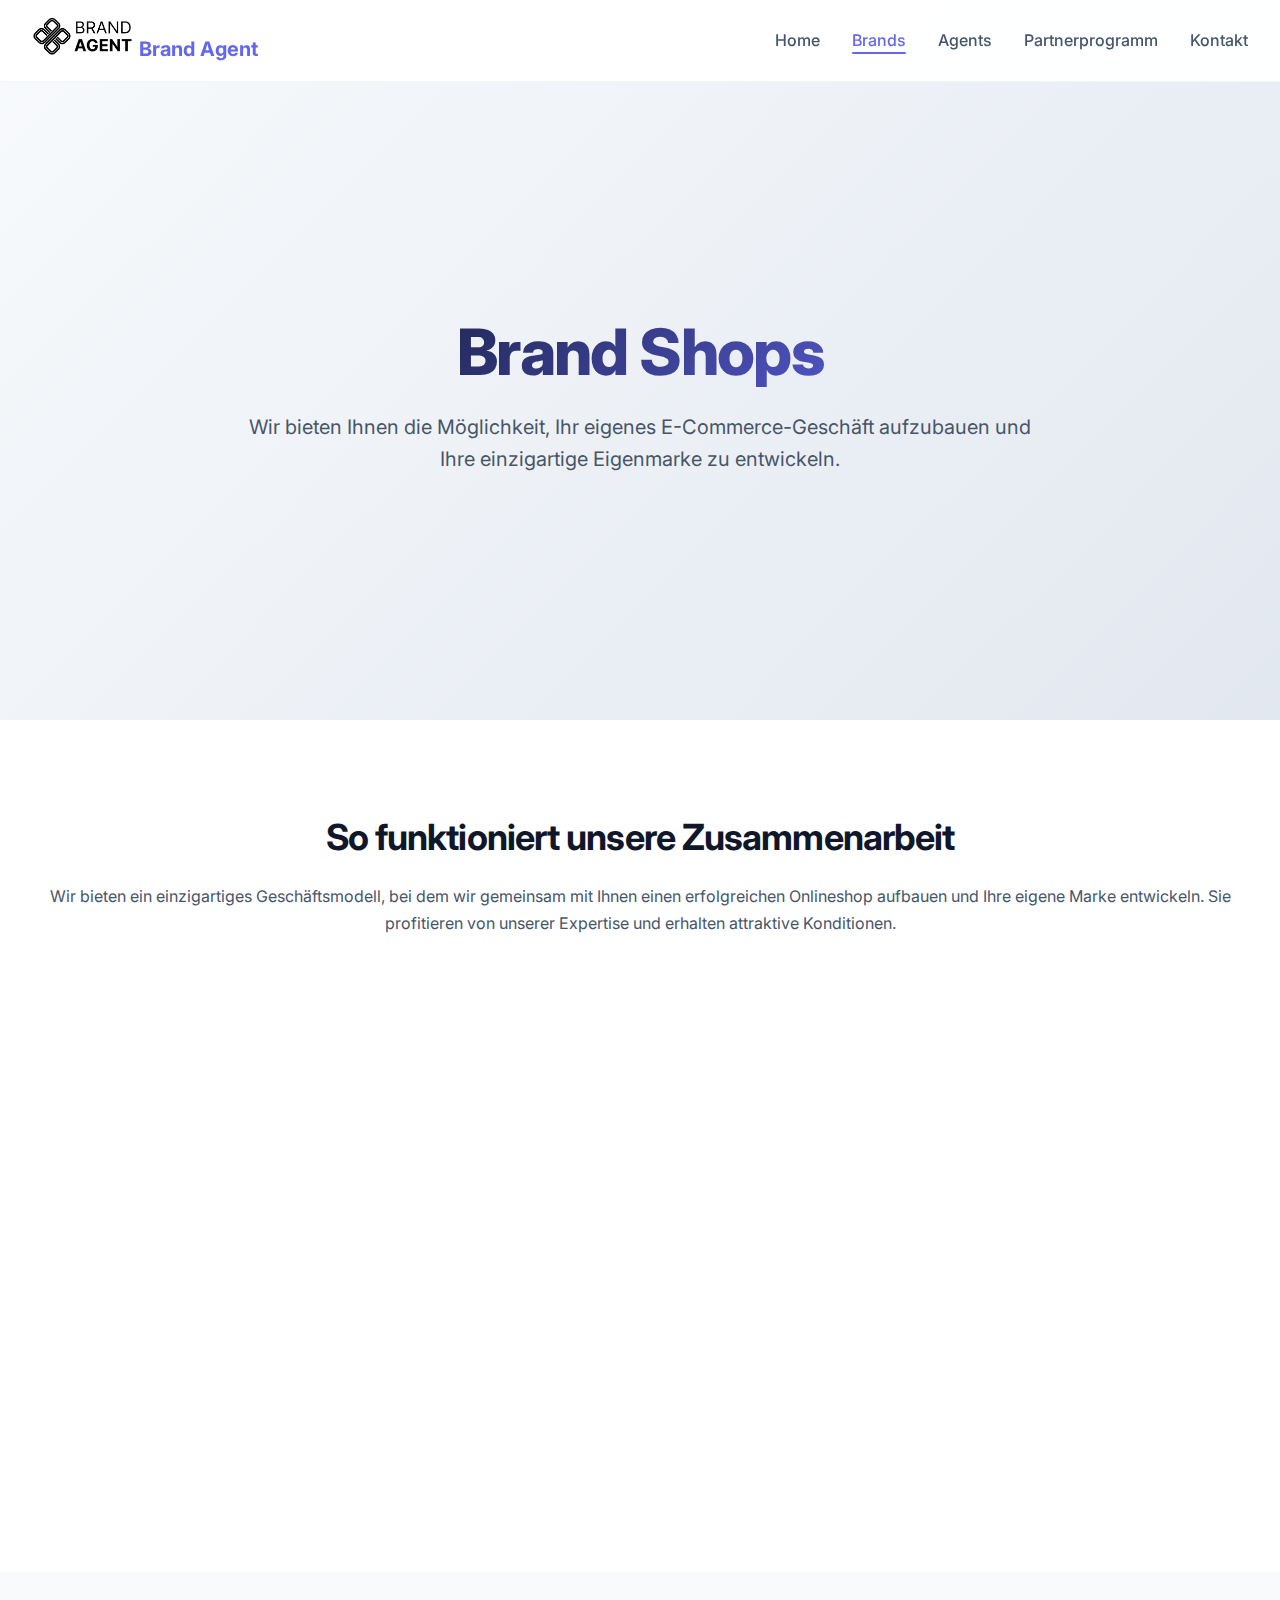
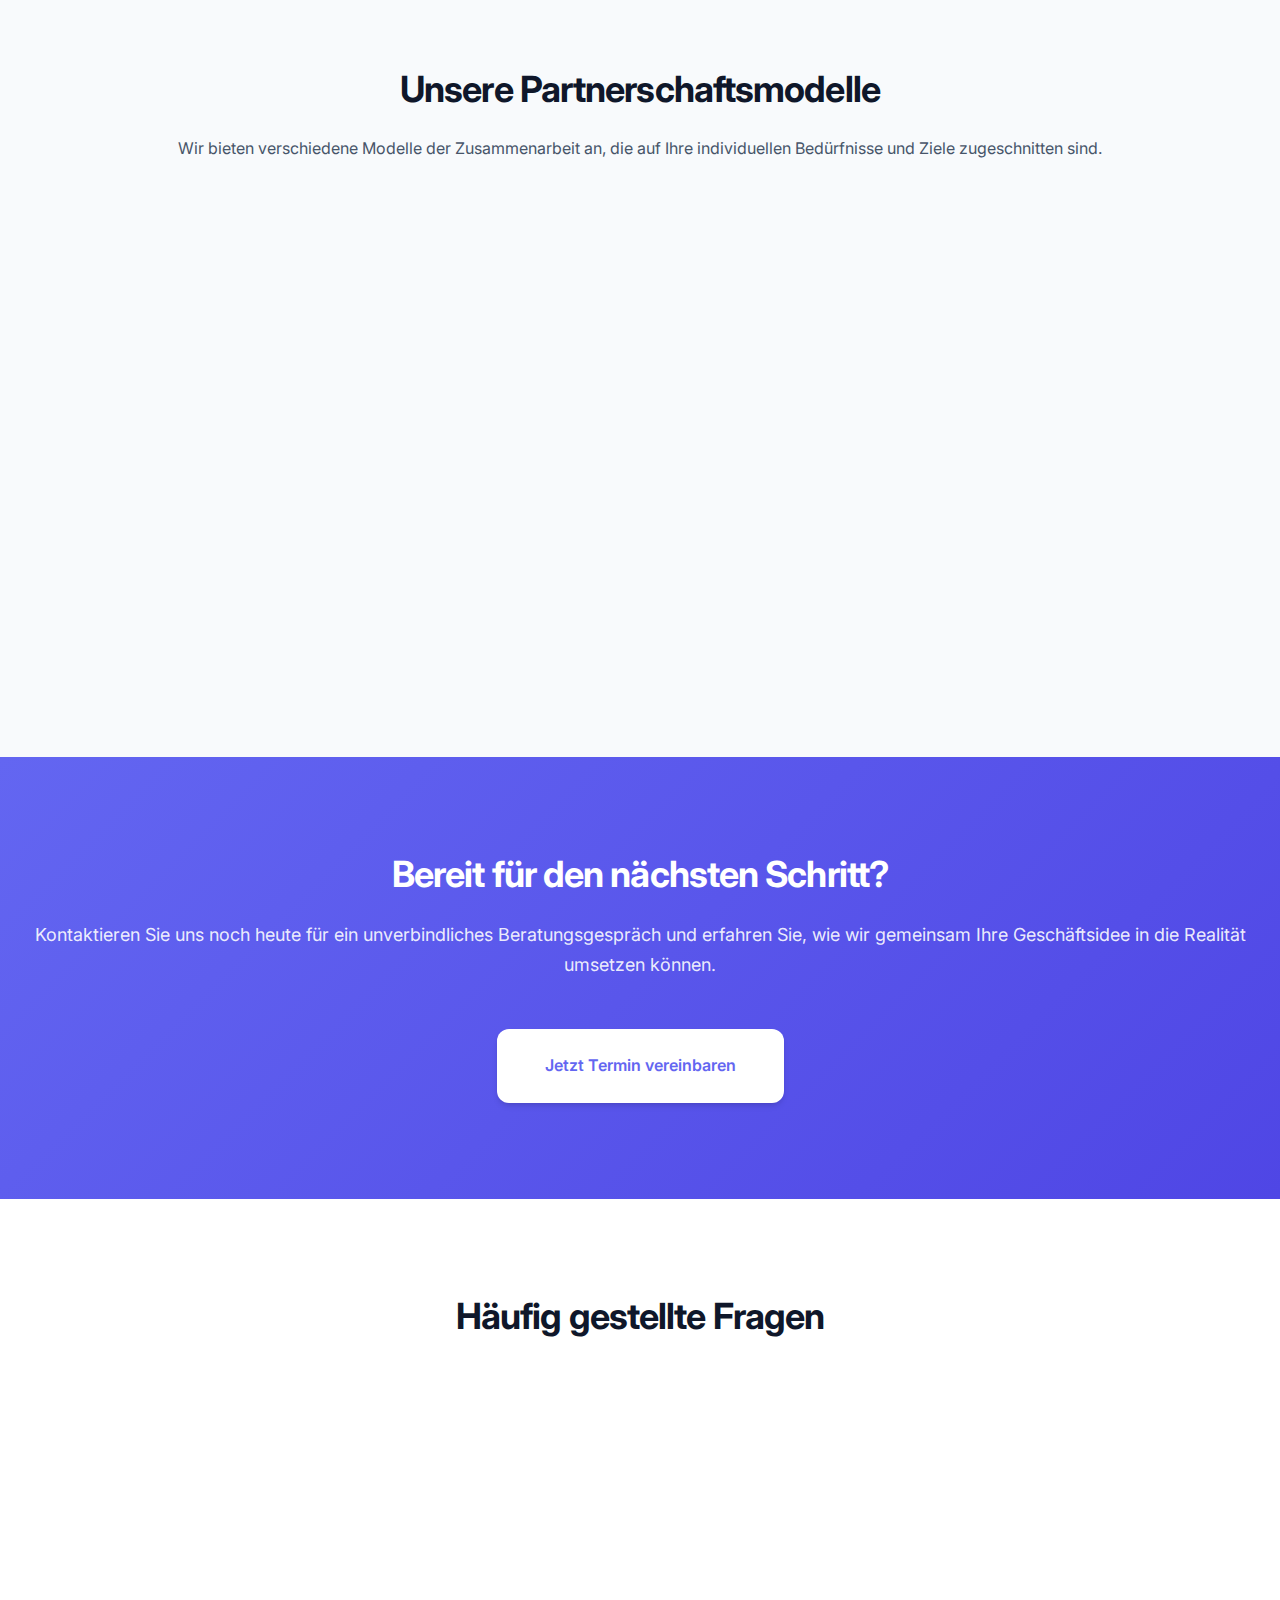
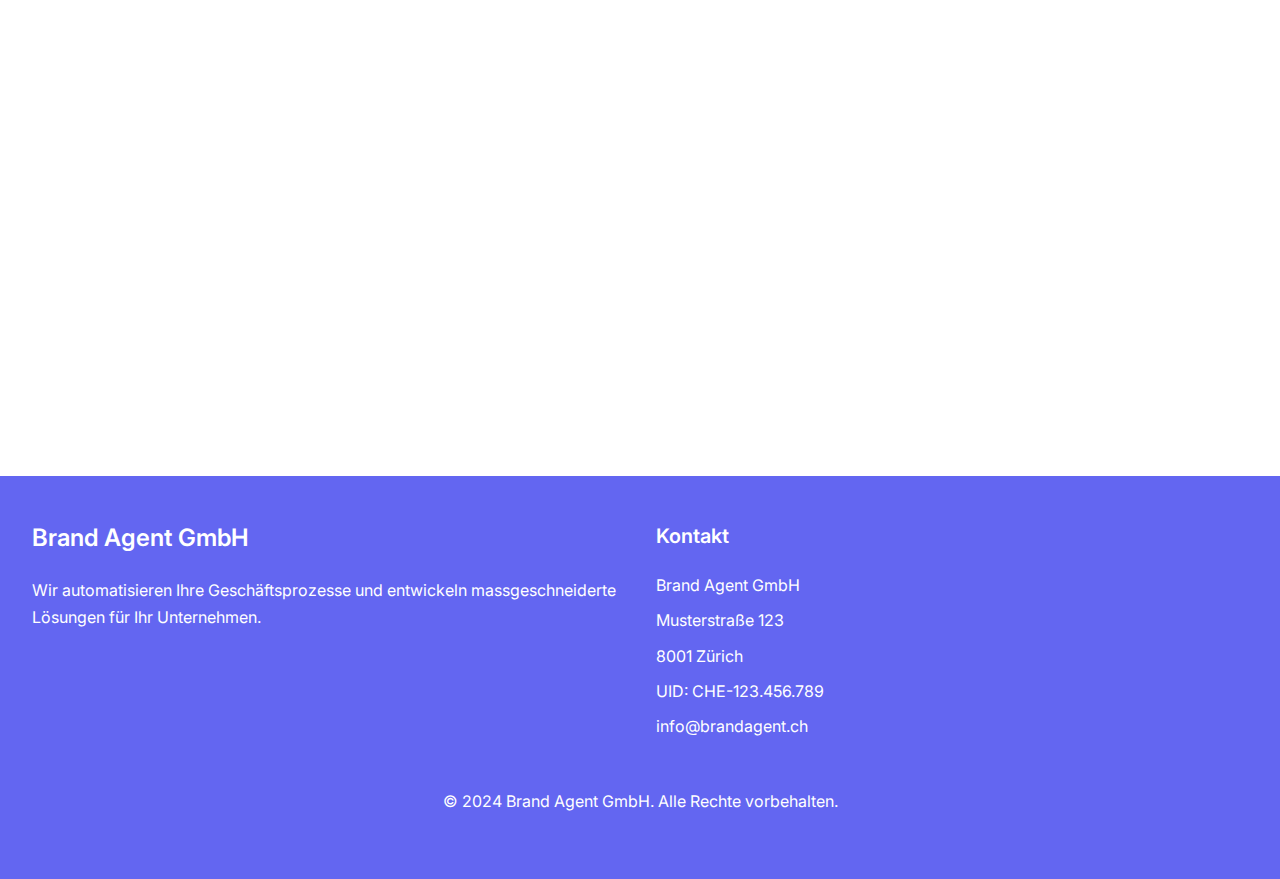
<file: brands-modern.html>
<!DOCTYPE html>
<html lang="de">
<head>
    <meta charset="UTF-8">
    <meta name="viewport" content="width=device-width, initial-scale=1.0">
    <title>Brand Shops - Brand Agent GmbH</title>
    <!-- Favicon -->
    <link rel="icon" type="image/png" href="Image/BA Icon Schwarz auf Weiss.png">
    <link rel="shortcut icon" type="image/png" href="Image/BA Icon Schwarz auf Weiss.png">
    <link rel="apple-touch-icon" href="Image/BA Icon Schwarz auf Weiss.png">
    <link rel="stylesheet" href="modern-design-system.css">
    <link rel="preconnect" href="https://fonts.googleapis.com">
    <link rel="preconnect" href="https://fonts.gstatic.com" crossorigin>
    <link href="https://fonts.googleapis.com/css2?family=Inter:wght@300;400;500;600;700;800&display=swap" rel="stylesheet">
    <style>
        /* Brands-spezifische Styles */
        .hero-section {
            padding-top: 120px;
            background: linear-gradient(135deg, #f8fafc 0%, #e2e8f0 100%);
            min-height: 80vh;
            display: flex;
            align-items: center;
            text-align: center;
        }
        
        .hero-content {
            max-width: 800px;
            margin: 0 auto;
        }
        
        .hero-title {
            font-size: clamp(2.5rem, 5vw, 4rem);
            font-weight: 800;
            line-height: 1.1;
            margin-bottom: var(--spacing-lg);
            background: linear-gradient(135deg, var(--text-primary), var(--primary-color));
            -webkit-background-clip: text;
            -webkit-text-fill-color: transparent;
            background-clip: text;
        }
        
        .hero-subtitle {
            font-size: var(--font-size-xl);
            color: var(--text-secondary);
            margin-bottom: var(--spacing-2xl);
            line-height: 1.6;
        }
        
        .process-section {
            padding: var(--spacing-4xl) 0;
        }
        
        .process-grid {
            display: grid;
            grid-template-columns: repeat(auto-fit, minmax(250px, 1fr));
            gap: var(--spacing-xl);
            margin: var(--spacing-3xl) 0;
        }
        
        .process-card {
            background: var(--background-color);
            padding: var(--spacing-xl);
            border-radius: var(--radius-xl);
            box-shadow: var(--shadow-sm);
            border: 1px solid var(--border-light);
            text-align: center;
            transition: all var(--transition-normal);
        }
        
        .process-card:hover {
            box-shadow: var(--shadow-lg);
            transform: translateY(-4px);
        }
        
        .process-number {
            width: 60px;
            height: 60px;
            background: linear-gradient(135deg, var(--primary-color), var(--primary-hover));
            border-radius: 50%;
            display: flex;
            align-items: center;
            justify-content: center;
            margin: 0 auto var(--spacing-lg);
            color: white;
            font-size: var(--font-size-xl);
            font-weight: 700;
        }
        
        .models-section {
            padding: var(--spacing-4xl) 0;
            background-color: var(--background-secondary);
        }
        
        .model-card {
            background: var(--background-color);
            border-radius: var(--radius-xl);
            box-shadow: var(--shadow-sm);
            border: 1px solid var(--border-light);
            overflow: hidden;
            transition: all var(--transition-normal);
            max-width: 600px;
            margin: 0 auto;
        }
        
        .model-card:hover {
            box-shadow: var(--shadow-lg);
            transform: translateY(-4px);
        }
        
        .model-content {
            padding: var(--spacing-2xl);
        }
        
        .model-title {
            font-size: var(--font-size-2xl);
            font-weight: 600;
            margin-bottom: var(--spacing-md);
            color: var(--text-primary);
        }
        
        .model-description {
            color: var(--text-secondary);
            line-height: 1.6;
            margin-bottom: var(--spacing-lg);
        }
        
        .benefits-list {
            margin-top: var(--spacing-lg);
        }
        
        .benefit-item {
            display: flex;
            align-items: flex-start;
            gap: var(--spacing-md);
            margin-bottom: var(--spacing-md);
        }
        
        .benefit-item:last-child {
            margin-bottom: 0;
        }
        
        .benefit-icon {
            color: var(--primary-color);
            font-weight: bold;
            margin-top: 2px;
        }
        
        .benefit-text {
            color: var(--text-secondary);
            line-height: 1.6;
        }
        
        .cta-section {
            background: linear-gradient(135deg, var(--primary-color), var(--primary-hover));
            color: white;
            text-align: center;
            padding: var(--spacing-4xl) 0;
        }
        
        .cta-title {
            color: white;
            margin-bottom: var(--spacing-lg);
        }
        
        .cta-text {
            color: rgba(255, 255, 255, 0.9);
            font-size: var(--font-size-lg);
            margin-bottom: var(--spacing-2xl);
        }
        
        .cta-button {
            background: white;
            color: var(--primary-color);
            padding: var(--spacing-lg) var(--spacing-2xl);
            border-radius: var(--radius-lg);
            font-weight: 600;
            text-decoration: none;
            display: inline-block;
            transition: all var(--transition-normal);
            box-shadow: var(--shadow-md);
        }
        
        .cta-button:hover {
            transform: translateY(-2px);
            box-shadow: var(--shadow-xl);
        }
        
        .faq-section {
            padding: var(--spacing-4xl) 0;
        }
        
        .faq-item {
            background: var(--background-color);
            border-radius: var(--radius-lg);
            margin-bottom: var(--spacing-md);
            overflow: hidden;
            box-shadow: var(--shadow-sm);
            border: 1px solid var(--border-light);
        }
        
        .faq-question {
            padding: var(--spacing-lg);
            font-weight: 600;
            color: var(--text-primary);
            cursor: pointer;
            transition: background-color var(--transition-fast);
            border-bottom: 1px solid var(--border-light);
        }
        
        .faq-question:hover {
            background-color: var(--background-secondary);
        }
        
        .faq-answer {
            padding: 0 var(--spacing-lg) var(--spacing-lg);
            color: var(--text-secondary);
            line-height: 1.6;
        }
        
        .faq-answer p {
            margin: 0;
        }
    </style>
</head>
<body>
    <!-- Navigation -->
    <nav class="navbar">
        <div class="container">
            <div class="navbar-content">
                <div class="logo">
                    <a href="/" class="logo-link">
                        <img src="Image/logo2.png" alt="Brand Agent Logo">
                        <span>Brand Agent</span>
                    </a>
                </div>
                <ul class="nav-links">
                    <li><a href="/">Home</a></li>
                    <li><a href="/brands" class="active">Brands</a></li>
                    <li><a href="/agents">Agents</a></li>
                    <li><a href="/partnerprogramm">Partnerprogramm</a></li>
                    <li><a href="/kontakt">Kontakt</a></li>
                </ul>
                <button class="mobile-menu-toggle">
                    <span></span>
                    <span></span>
                    <span></span>
                </button>
            </div>
        </div>
    </nav>

    <!-- Hero Section -->
    <section class="hero-section">
        <div class="container">
            <div class="hero-content animate-fade-in">
                <h1 class="hero-title">Brand Shops</h1>
                <p class="hero-subtitle">Wir bieten Ihnen die Möglichkeit, Ihr eigenes E-Commerce-Geschäft aufzubauen und Ihre einzigartige Eigenmarke zu entwickeln.</p>
            </div>
        </div>
    </section>

    <!-- Process Section -->
    <section class="process-section">
        <div class="container">
            <div class="text-center mb-2xl">
                <h2>So funktioniert unsere Zusammenarbeit</h2>
                <p class="text-secondary">Wir bieten ein einzigartiges Geschäftsmodell, bei dem wir gemeinsam mit Ihnen einen erfolgreichen Onlineshop aufbauen und Ihre eigene Marke entwickeln. Sie profitieren von unserer Expertise und erhalten attraktive Konditionen.</p>
            </div>
            
            <div class="process-grid">
                <div class="process-card animate-slide-in-left">
                    <div class="process-number">1</div>
                    <h3>Bedarfsanalyse</h3>
                    <p>Wir analysieren Ihren Markt, Ihre Zielgruppe und Ihre Geschäftsziele, um eine massgeschneiderte Strategie zu entwickeln.</p>
                </div>
                
                <div class="process-card animate-fade-in">
                    <div class="process-number">2</div>
                    <h3>Konzept & Strategie</h3>
                    <p>Gemeinsam erarbeiten wir ein Konzept für Ihren Onlineshop und entwickeln eine Strategie für Ihre Eigenmarke.</p>
                </div>
                
                <div class="process-card animate-fade-in">
                    <div class="process-number">3</div>
                    <h3>Entwicklung & Umsetzung</h3>
                    <p>Wir übernehmen die technische Umsetzung des Shops, das Design, die Produktentwicklung und die Eigenmarken-Kreation.</p>
                </div>
                
                <div class="process-card animate-slide-in-right">
                    <div class="process-number">4</div>
                    <h3>Marketing & Vertrieb</h3>
                    <p>Wir implementieren effektive Marketing-Strategien, um Ihren Shop zu bewerben und den Verkauf Ihrer Eigenmarkenprodukte zu fördern.</p>
                </div>
            </div>
        </div>
    </section>

    <!-- Models Section -->
    <section class="models-section">
        <div class="container">
            <div class="text-center mb-2xl">
                <h2>Unsere Partnerschaftsmodelle</h2>
                <p class="text-secondary">Wir bieten verschiedene Modelle der Zusammenarbeit an, die auf Ihre individuellen Bedürfnisse und Ziele zugeschnitten sind.</p>
            </div>
            
            <div class="model-card animate-fade-in">
                <div class="model-content">
                    <h3 class="model-title">Onlineshop mit Lizenzvereinbarung</h3>
                    <p class="model-description">Wir übernehmen die Entwicklung, den Betrieb und das Marketing Ihres Onlineshops, während Sie von einer attraktiven Lizenzvereinbarung profitieren.</p>
                    
                    <div class="benefits-list">
                        <h4 class="mb-lg">Ihre Vorteile:</h4>
                        <div class="benefit-item">
                            <span class="benefit-icon">✓</span>
                            <span class="benefit-text">Minimale Anfangsinvestition</span>
                        </div>
                        <div class="benefit-item">
                            <span class="benefit-icon">✓</span>
                            <span class="benefit-text">Professioneller Onlineshop ohne eigene Ressourcen</span>
                        </div>
                        <div class="benefit-item">
                            <span class="benefit-icon">✓</span>
                            <span class="benefit-text">Attraktive Lizenzvereinbarung</span>
                        </div>
                        <div class="benefit-item">
                            <span class="benefit-icon">✓</span>
                            <span class="benefit-text">Komplettes Fulfillment durch uns</span>
                        </div>
                    </div>
                </div>
            </div>
        </div>
    </section>

    <!-- CTA Section -->
    <section class="cta-section">
        <div class="container">
            <h2 class="cta-title">Bereit für den nächsten Schritt?</h2>
            <p class="cta-text">Kontaktieren Sie uns noch heute für ein unverbindliches Beratungsgespräch und erfahren Sie, wie wir gemeinsam Ihre Geschäftsidee in die Realität umsetzen können.</p>
            <a href="/kontakt" class="cta-button">Jetzt Termin vereinbaren</a>
        </div>
    </section>

    <!-- FAQ Section -->
    <section class="faq-section">
        <div class="container">
            <div class="text-center mb-2xl">
                <h2>Häufig gestellte Fragen</h2>
            </div>
            
            <div class="max-w-4xl mx-auto">
                <div class="faq-item animate-fade-in">
                    <div class="faq-question">Wie hoch ist die Anfangsinvestition für einen Onlineshop mit Lizenzvereinbarung?</div>
                    <div class="faq-answer">
                        <p>Die Höhe der Anfangsinvestition variiert je nach Umfang und Komplexität des Projekts. Wir bieten flexible Modelle an, die auch mit minimaler Anfangsinvestition starten können. In einem persönlichen Gespräch analysieren wir Ihre Bedürfnisse und erstellen ein massgeschneidertes Angebot, das Ihren finanziellen Möglichkeiten entspricht.</p>
                    </div>
                </div>
                
                <div class="faq-item animate-fade-in">
                    <div class="faq-question">Wie lange dauert es, bis mein Onlineshop live geht?</div>
                    <div class="faq-answer">
                        <p>Die Entwicklungszeit für einen Onlineshop beträgt in der Regel 2-3 Monate. Dies umfasst die Konzeption, das Design, die technische Umsetzung und das Onboarding der ersten Produkte. Bei der Eigenmarkenentwicklung kommen je nach Produktkategorie weitere 2-4 Monate für die Produktentwicklung und Produktion hinzu.</p>
                    </div>
                </div>
                
                <div class="faq-item animate-fade-in">
                    <div class="faq-question">Wer kümmert sich um Logistik und Kundenservice?</div>
                    <div class="faq-answer">
                        <p>Wir bieten ein Full-Service-Modell an, bei dem wir die gesamte Logistik, das Fulfillment und den Kundenservice übernehmen. Das umfasst die Lagerhaltung, den Versand, die Retouren-Abwicklung und den Kundensupport. Sie können sich auf die strategischen Aspekte Ihres Geschäfts konzentrieren, während wir uns um das operative Tagesgeschäft kümmern.</p>
                    </div>
                </div>
            </div>
        </div>
    </section>

    <!-- Footer -->
    <footer class="bg-primary text-white py-2xl">
        <div class="container">
            <div class="grid grid-cols-2">
                <div>
                    <h3 class="text-white mb-lg">Brand Agent GmbH</h3>
                    <p class="text-white mb-lg">Wir automatisieren Ihre Geschäftsprozesse und entwickeln massgeschneiderte Lösungen für Ihr Unternehmen.</p>
                </div>
                <div>
                    <h4 class="text-white mb-lg">Kontakt</h4>
                    <p class="text-white mb-sm">Brand Agent GmbH</p>
                    <p class="text-white mb-sm">Musterstraße 123</p>
                    <p class="text-white mb-sm">8001 Zürich</p>
                    <p class="text-white mb-sm">UID: CHE-123.456.789</p>
                    <p class="text-white">info@brandagent.ch</p>
                </div>
            </div>
            <div class="border-t border-white/20 pt-lg mt-xl text-center">
                <p class="text-white">© 2024 Brand Agent GmbH. Alle Rechte vorbehalten.</p>
            </div>
        </div>
    </footer>

    <script>
        // Mobile Menu Toggle
        document.querySelector('.mobile-menu-toggle').addEventListener('click', function() {
            document.querySelector('.nav-links').classList.toggle('active');
        });

        // FAQ Toggle
        document.querySelectorAll('.faq-question').forEach(question => {
            question.addEventListener('click', function() {
                const answer = this.nextElementSibling;
                const isOpen = answer.style.display === 'block';
                
                // Close all other FAQ items
                document.querySelectorAll('.faq-answer').forEach(ans => {
                    ans.style.display = 'none';
                });
                
                // Toggle current FAQ item
                answer.style.display = isOpen ? 'none' : 'block';
            });
        });

        // Intersection Observer for animations
        const observerOptions = {
            threshold: 0.1,
            rootMargin: '0px 0px -50px 0px'
        };

        const observer = new IntersectionObserver((entries) => {
            entries.forEach(entry => {
                if (entry.isIntersecting) {
                    entry.target.style.opacity = '1';
                    entry.target.style.transform = 'translateY(0)';
                }
            });
        }, observerOptions);

        // Observe all animated elements
        document.querySelectorAll('.animate-fade-in, .animate-slide-in-left, .animate-slide-in-right').forEach(el => {
            el.style.opacity = '0';
            el.style.transform = 'translateY(20px)';
            el.style.transition = 'opacity 0.6s ease-out, transform 0.6s ease-out';
            observer.observe(el);
        });
    </script>
</body>
</html>
</file>
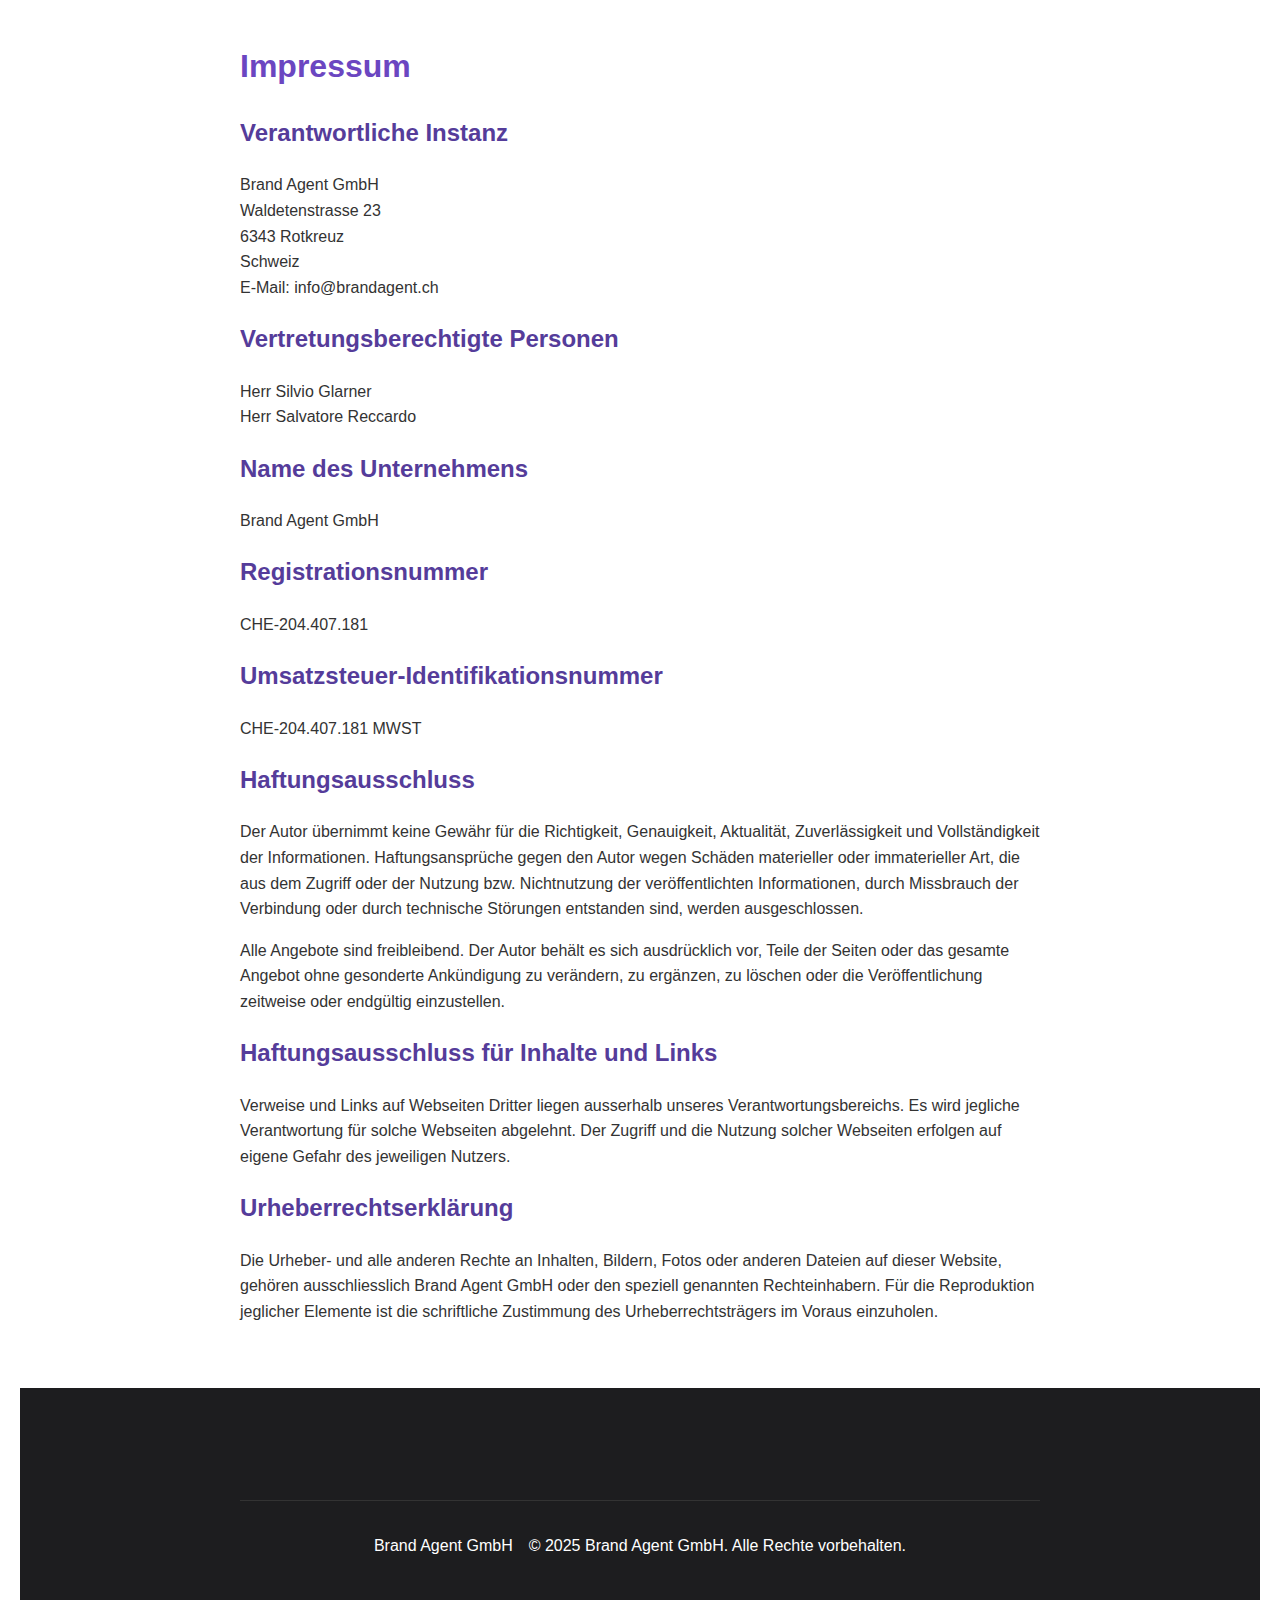
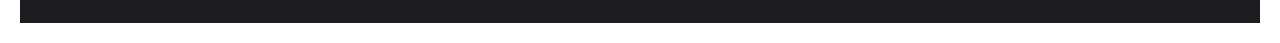
<file: impressum.html>
<!DOCTYPE html>
<html lang="de">
<head>
    <meta charset="UTF-8">
    <meta name="viewport" content="width=device-width, initial-scale=1.0">
    <title>Impressum - Brand Agent GmbH</title>
    <link rel="icon" href="Image/logo1.png" type="image/png">
    <style>
        body {
            font-family: Arial, sans-serif;
            line-height: 1.6;
            margin: 0;
            padding: 20px;
            color: #333;
        }
        h1 {
            color: #6B46C1;
        }
        h2 {
            color: #553C9A;
        }
        .container {
            max-width: 800px;
            margin: 0 auto;
        }
        footer {
            background-color: #1d1d1f;
            color: white;
            padding: 4rem 2rem;
            margin-top: 4rem;
        }
        .footer-bottom {
            max-width: 800px;
            margin: 0 auto;
            padding-top: 2rem;
            margin-top: 3rem;
            border-top: 1px solid #333;
            display: flex;
            justify-content: center;
            align-items: center;
            flex-wrap: wrap;
            gap: 1rem;
        }
        
        /* Mobile Optimierung - Tablet (768px - 1024px) */
        @media (max-width: 1024px) {
            /* Typografie */
            h1 {
                font-size: 2.25rem;
                line-height: 1.2;
            }
            
            h2 {
                font-size: 1.75rem;
                line-height: 1.3;
            }
            
            p {
                font-size: 1rem;
                line-height: 1.5;
            }
            
            /* Container */
            .container {
                padding: 3rem 2rem;
            }
        }
        
        /* Mobile Optimierung - Smartphone (480px - 768px) */
        @media (max-width: 768px) {
            /* Typografie */
            h1 {
                font-size: 2rem;
                line-height: 1.2;
            }
            
            h2 {
                font-size: 1.5rem;
                line-height: 1.3;
            }
            
            p {
                font-size: 1rem;
                line-height: 1.5;
            }
            
            /* Container */
            .container {
                padding: 2rem 1.5rem;
            }
        }
        
        /* Mobile Optimierung - Small Mobile (≤ 480px) */
        @media (max-width: 480px) {
            /* Typografie */
            h1 {
                font-size: 1.75rem;
                line-height: 1.2;
            }
            
            h2 {
                font-size: 1.375rem;
                line-height: 1.3;
            }
            
            p {
                font-size: 0.9375rem;
                line-height: 1.5;
            }
            
            /* Container */
            .container {
                padding: 1.5rem 1rem;
            }
            
            /* Touch Targets */
            a, button {
                min-height: 44px;
                min-width: 44px;
            }
        }
        
        /* Extra Small Mobile (≤ 375px) */
        @media (max-width: 375px) {
            /* Typografie */
            h1 {
                font-size: 1.625rem;
                line-height: 1.2;
            }
            
            h2 {
                font-size: 1.25rem;
                line-height: 1.3;
            }
            
            p {
                font-size: 0.875rem;
                line-height: 1.5;
            }
            
            /* Container */
            .container {
                padding: 1.25rem 0.875rem;
            }
        }
    </style>
</head>
<body>
    <div class="container">
        <h1>Impressum</h1>
        <h2>Verantwortliche Instanz</h2>
        <p>
            Brand Agent GmbH<br>
            Waldetenstrasse 23<br>
            6343 Rotkreuz<br>
            Schweiz<br>
            E-Mail: info@brandagent.ch
        </p>
        <h2>Vertretungsberechtigte Personen</h2>
        <p>
            Herr Silvio Glarner<br>
            Herr Salvatore Reccardo
        </p>
        <h2>Name des Unternehmens</h2>
        <p>Brand Agent GmbH</p>
        <h2>Registrationsnummer</h2>
        <p>CHE-204.407.181</p>
        <h2>Umsatzsteuer-Identifikationsnummer</h2>
        <p>CHE-204.407.181 MWST</p>
        <h2>Haftungsausschluss</h2>
        <p>Der Autor übernimmt keine Gewähr für die Richtigkeit, Genauigkeit, Aktualität, Zuverlässigkeit und Vollständigkeit der Informationen. Haftungsansprüche gegen den Autor wegen Schäden materieller oder immaterieller Art, die aus dem Zugriff oder der Nutzung bzw. Nichtnutzung der veröffentlichten Informationen, durch Missbrauch der Verbindung oder durch technische Störungen entstanden sind, werden ausgeschlossen.</p>
        <p>Alle Angebote sind freibleibend. Der Autor behält es sich ausdrücklich vor, Teile der Seiten oder das gesamte Angebot ohne gesonderte Ankündigung zu verändern, zu ergänzen, zu löschen oder die Veröffentlichung zeitweise oder endgültig einzustellen.</p>
        <h2>Haftungsausschluss für Inhalte und Links</h2>
        <p>Verweise und Links auf Webseiten Dritter liegen ausserhalb unseres Verantwortungsbereichs. Es wird jegliche Verantwortung für solche Webseiten abgelehnt. Der Zugriff und die Nutzung solcher Webseiten erfolgen auf eigene Gefahr des jeweiligen Nutzers.</p>
        <h2>Urheberrechtserklärung</h2>
        <p>Die Urheber- und alle anderen Rechte an Inhalten, Bildern, Fotos oder anderen Dateien auf dieser Website, gehören ausschliesslich Brand Agent GmbH oder den speziell genannten Rechteinhabern. Für die Reproduktion jeglicher Elemente ist die schriftliche Zustimmung des Urheberrechtsträgers im Voraus einzuholen.</p>
    </div>
    <footer>
        <div class="footer-bottom">
            <div class="footer-logo">Brand Agent GmbH</div>
            <div class="footer-copyright">&copy; 2025 Brand Agent GmbH. Alle Rechte vorbehalten.</div>
        </div>
    </footer>
</body>
</html>
</file>
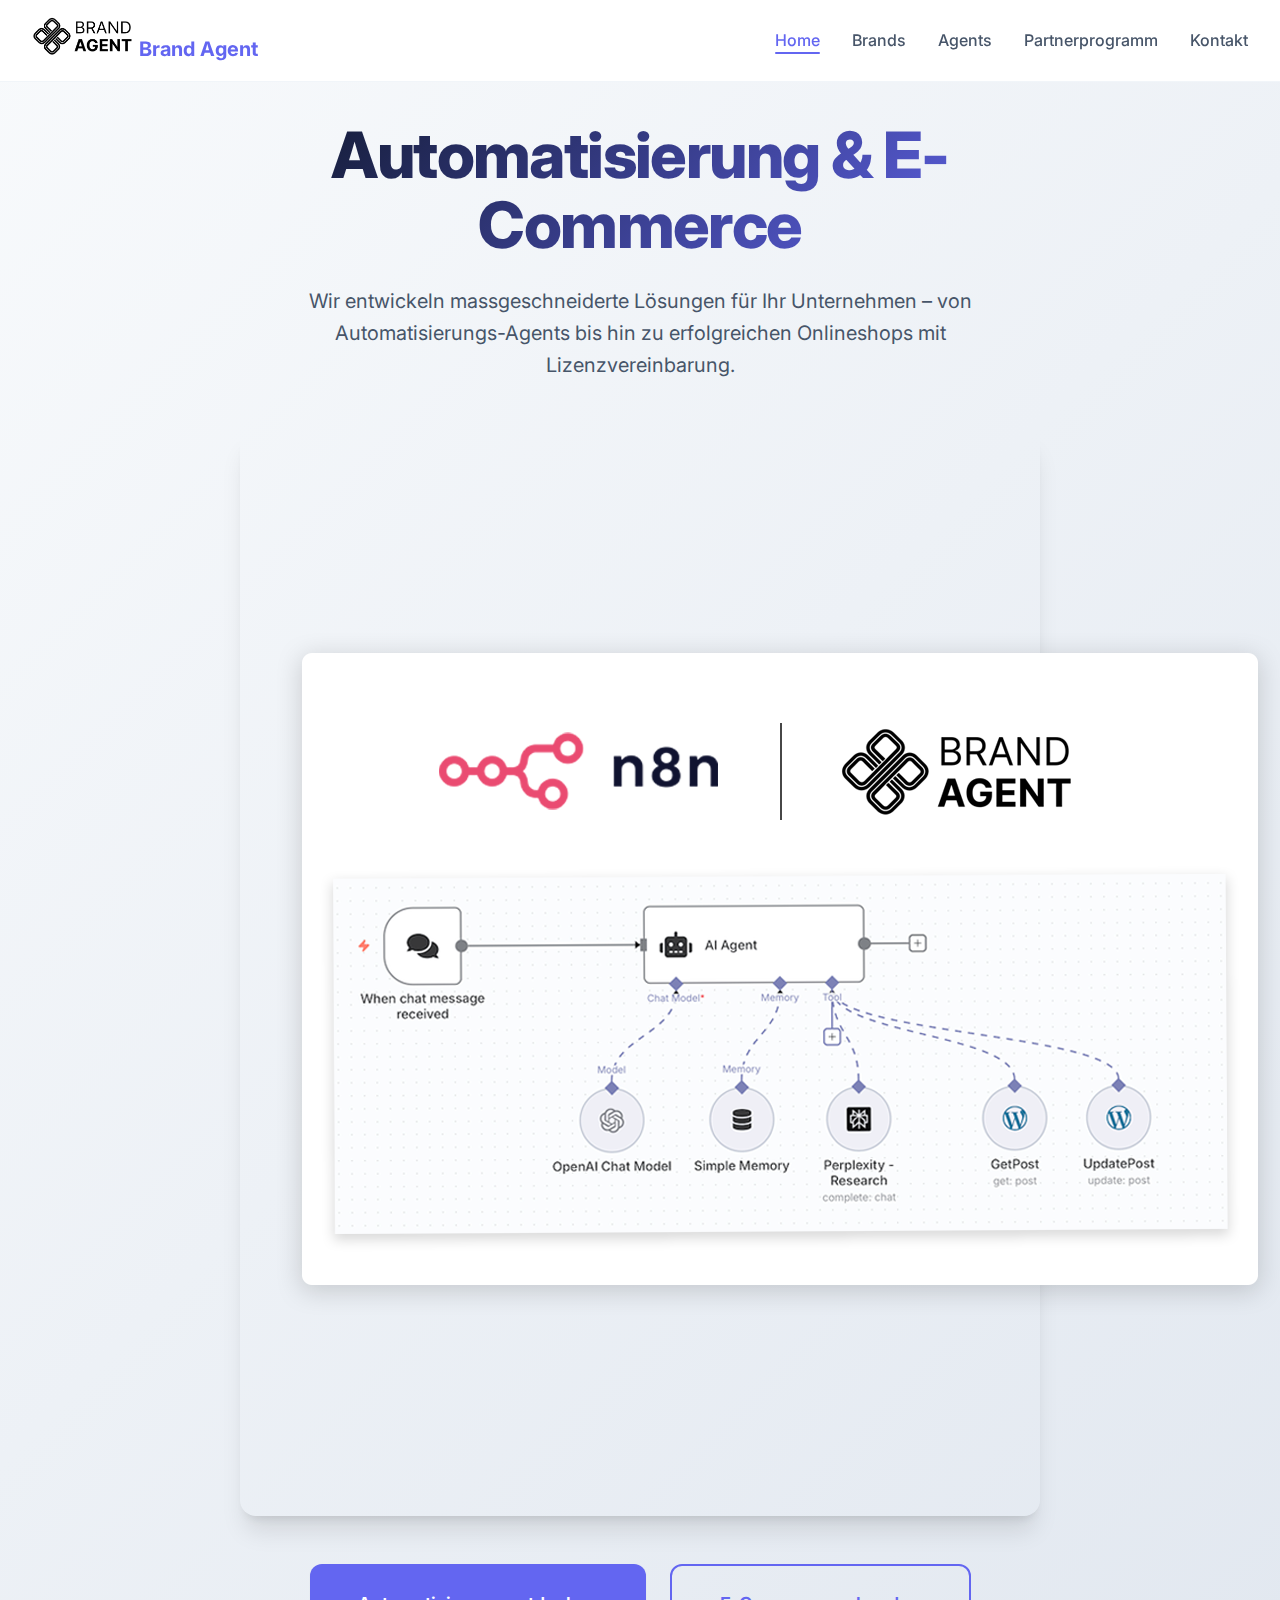
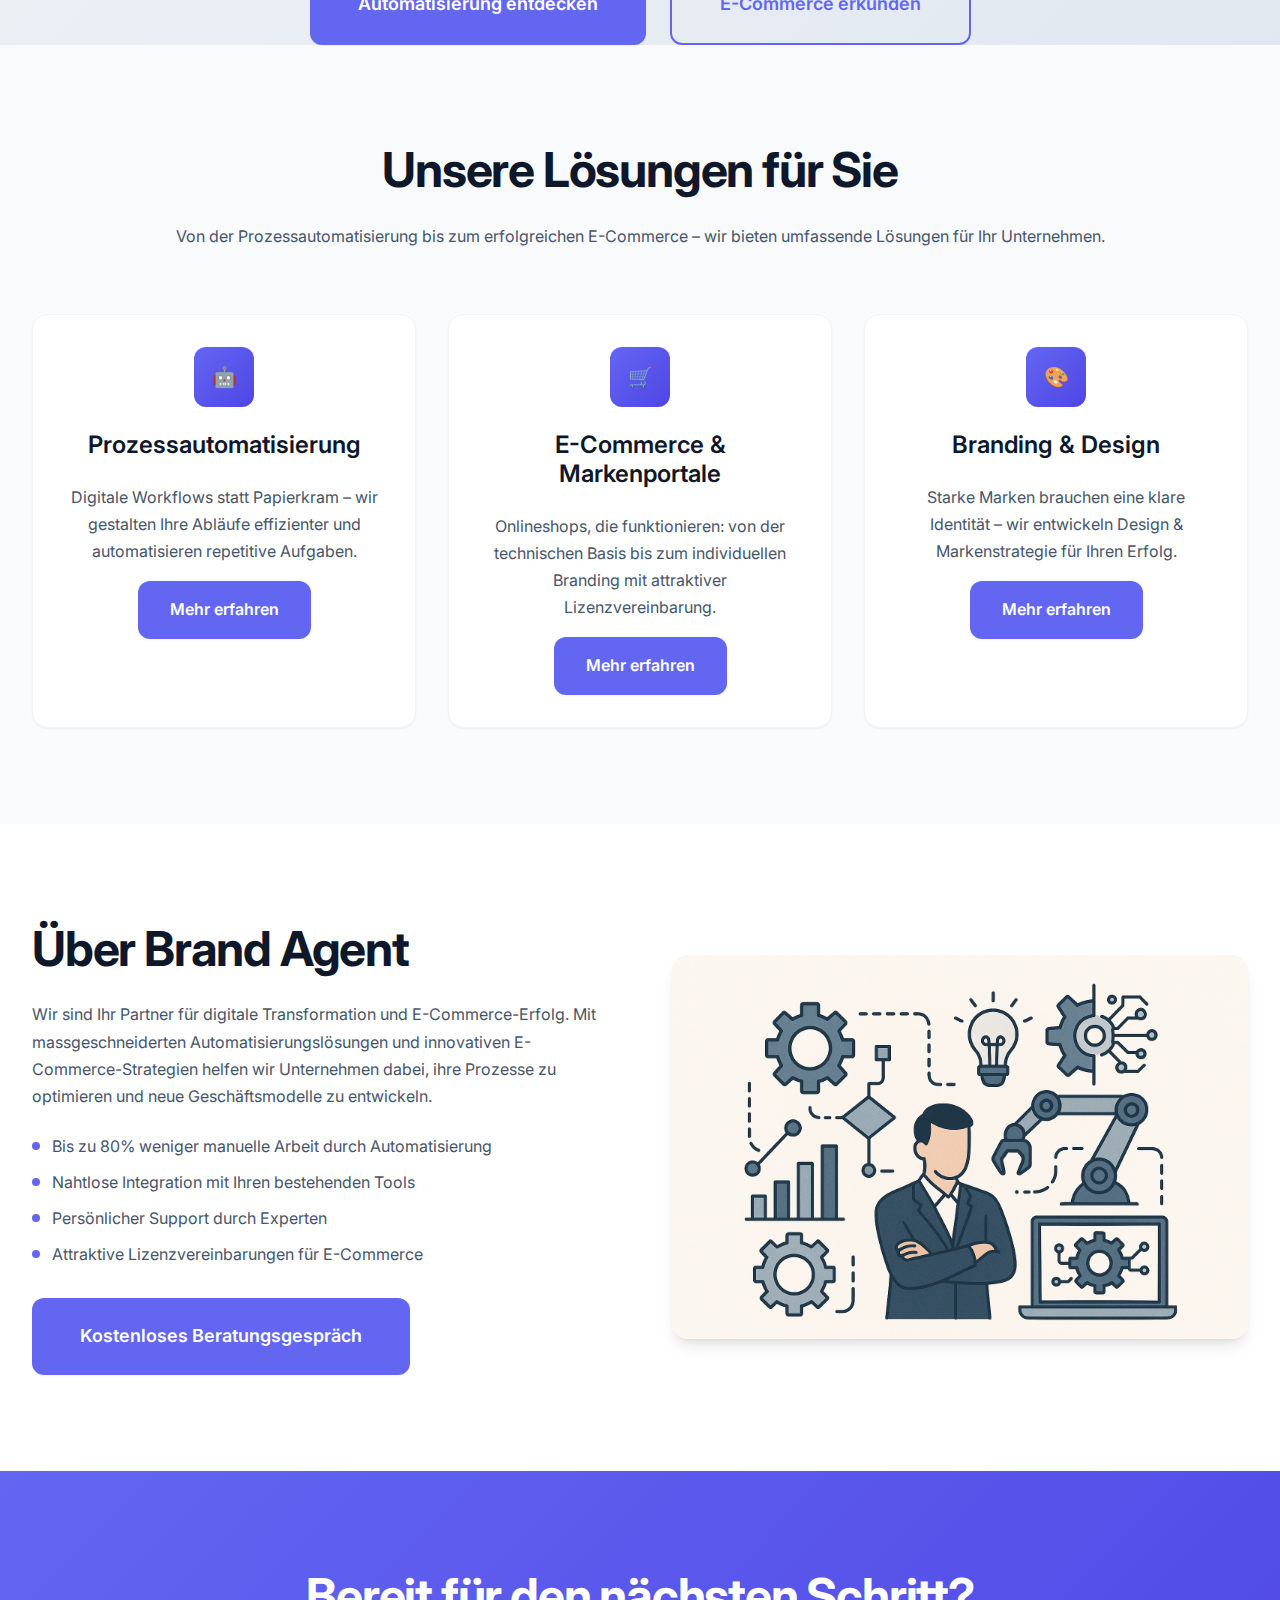
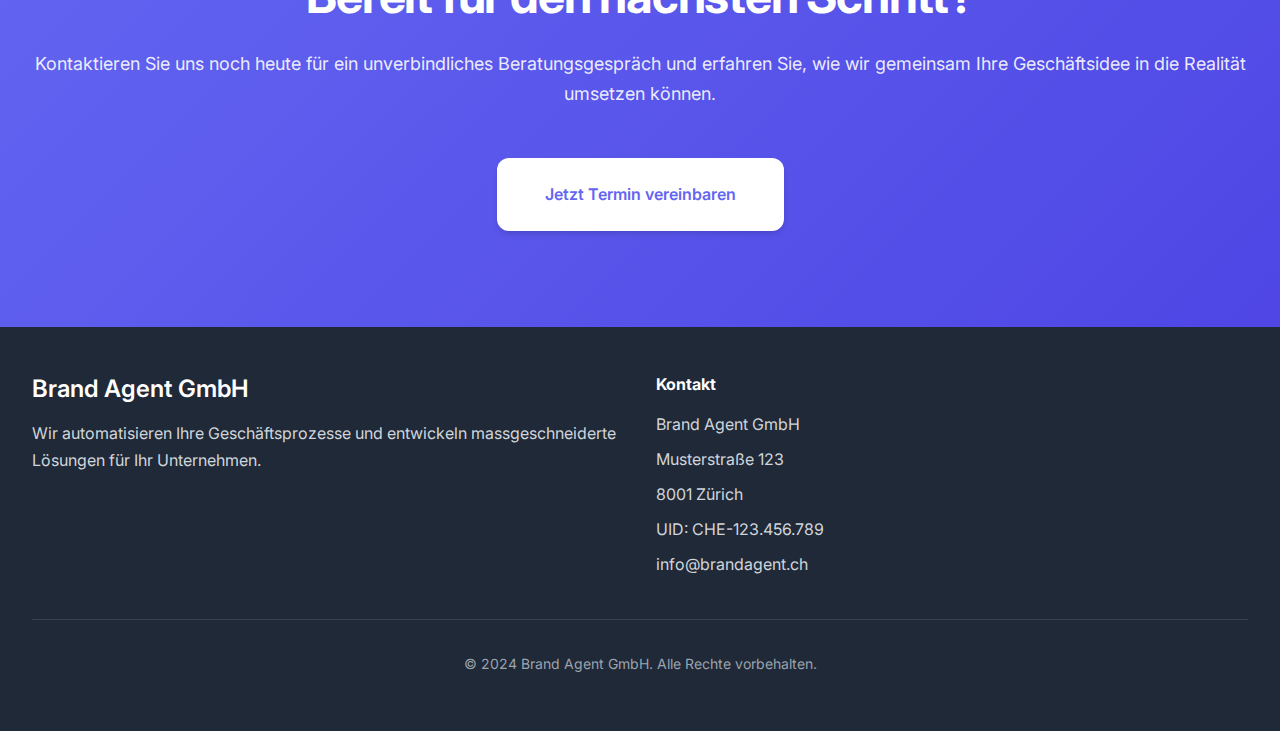
<file: index-fixed.html>
<!DOCTYPE html>
<html lang="de">
<head>
    <meta charset="UTF-8">
    <meta name="viewport" content="width=device-width, initial-scale=1.0">
    <title>Brand Agent GmbH - Automatisierung & E-Commerce</title>
    <!-- Favicon -->
    <link rel="icon" type="image/png" href="Image/BA Icon Schwarz auf Weiss.png">
    <link rel="shortcut icon" type="image/png" href="Image/BA Icon Schwarz auf Weiss.png">
    <link rel="apple-touch-icon" href="Image/BA Icon Schwarz auf Weiss.png">
    <link rel="preconnect" href="https://fonts.googleapis.com">
    <link rel="preconnect" href="https://fonts.gstatic.com" crossorigin>
    <link href="https://fonts.googleapis.com/css2?family=Inter:wght@300;400;500;600;700;800&display=swap" rel="stylesheet">
    <style>
        /* Reset und Basis-Styles */
        * {
            margin: 0;
            padding: 0;
            box-sizing: border-box;
        }
        
        html {
            scroll-behavior: smooth;
            font-size: 16px;
        }
        
        body {
            font-family: 'Inter', -apple-system, BlinkMacSystemFont, 'Segoe UI', Roboto, sans-serif;
            font-size: 1rem;
            line-height: 1.6;
            color: #0f172a;
            background-color: #ffffff;
            overflow-x: hidden;
            -webkit-font-smoothing: antialiased;
            -moz-osx-font-smoothing: grayscale;
        }
        
        /* Typografie */
        h1, h2, h3, h4, h5, h6 {
            font-weight: 700;
            line-height: 1.2;
            color: #0f172a;
            margin-bottom: 1.5rem;
        }
        
        h1 {
            font-size: clamp(2.5rem, 5vw, 4rem);
            font-weight: 800;
            letter-spacing: -0.025em;
        }
        
        h2 {
            font-size: clamp(2rem, 4vw, 3rem);
            font-weight: 700;
            letter-spacing: -0.025em;
        }
        
        h3 {
            font-size: 1.5rem;
            font-weight: 600;
        }
        
        p {
            margin-bottom: 1rem;
            color: #475569;
            line-height: 1.7;
        }
        
        a {
            color: #6366f1;
            text-decoration: none;
            transition: color 150ms ease-in-out;
        }
        
        a:hover {
            color: #4f46e5;
        }
        
        /* Container */
        .container {
            max-width: 1280px;
            margin: 0 auto;
            padding: 0 1rem;
        }
        
        @media (min-width: 640px) {
            .container {
                padding: 0 1.5rem;
            }
        }
        
        @media (min-width: 1024px) {
            .container {
                padding: 0 2rem;
            }
        }
        
        /* Navigation */
        .navbar {
            position: fixed;
            top: 0;
            left: 0;
            right: 0;
            z-index: 1000;
            background-color: rgba(255, 255, 255, 0.95);
            backdrop-filter: blur(20px);
            -webkit-backdrop-filter: blur(20px);
            border-bottom: 1px solid #f1f5f9;
            transition: all 300ms ease-in-out;
        }
        
        .navbar-content {
            display: flex;
            align-items: center;
            justify-content: space-between;
            padding: 1rem 0;
        }
        
        .logo {
            display: flex;
            align-items: center;
            gap: 0.5rem;
            font-size: 1.25rem;
            font-weight: 700;
            color: #0f172a;
        }
        
        .logo img {
            height: 40px;
            width: auto;
        }
        
        .nav-links {
            display: flex;
            align-items: center;
            gap: 2rem;
            list-style: none;
        }
        
        .nav-links a {
            font-weight: 500;
            color: #475569;
            transition: color 150ms ease-in-out;
            position: relative;
        }
        
        .nav-links a:hover,
        .nav-links a.active {
            color: #6366f1;
        }
        
        .nav-links a.active::after {
            content: '';
            position: absolute;
            bottom: -4px;
            left: 0;
            right: 0;
            height: 2px;
            background-color: #6366f1;
            border-radius: 1px;
        }
        
        .mobile-menu-toggle {
            display: none;
            background: none;
            border: none;
            cursor: pointer;
            padding: 0.5rem;
        }
        
        /* Hero Section */
        .hero-section {
            padding-top: 120px;
            background: linear-gradient(135deg, #f8fafc 0%, #e2e8f0 100%);
            min-height: 100vh;
            display: flex;
            align-items: center;
        }
        
        .hero-content {
            text-align: center;
            max-width: 800px;
            margin: 0 auto;
        }
        
        .hero-title {
            font-size: clamp(2.5rem, 5vw, 4rem);
            font-weight: 800;
            line-height: 1.1;
            margin-bottom: 1.5rem;
            background: linear-gradient(135deg, #0f172a, #6366f1);
            -webkit-background-clip: text;
            -webkit-text-fill-color: transparent;
            background-clip: text;
        }
        
        .hero-subtitle {
            font-size: 1.25rem;
            color: #475569;
            margin-bottom: 3rem;
            line-height: 1.6;
        }
        
        .hero-image {
            max-width: 100%;
            height: auto;
            border-radius: 1rem;
            box-shadow: 0 20px 25px -5px rgb(0 0 0 / 0.1), 0 8px 10px -6px rgb(0 0 0 / 0.1);
            margin: 3rem auto;
        }
        
        .hero-buttons {
            display: flex;
            justify-content: center;
            gap: 1.5rem;
            flex-wrap: wrap;
        }
        
        .btn {
            display: inline-flex;
            align-items: center;
            justify-content: center;
            padding: 1rem 2rem;
            font-size: 1rem;
            font-weight: 600;
            text-decoration: none;
            border: none;
            border-radius: 0.75rem;
            cursor: pointer;
            transition: all 300ms ease-in-out;
            white-space: nowrap;
        }
        
        .btn-primary {
            background-color: #6366f1;
            color: white;
            box-shadow: 0 1px 2px 0 rgb(0 0 0 / 0.05);
        }
        
        .btn-primary:hover {
            background-color: #4f46e5;
            box-shadow: 0 4px 6px -1px rgb(0 0 0 / 0.1), 0 2px 4px -2px rgb(0 0 0 / 0.1);
            transform: translateY(-1px);
        }
        
        .btn-secondary {
            background-color: transparent;
            color: #6366f1;
            border: 2px solid #6366f1;
        }
        
        .btn-secondary:hover {
            background-color: #6366f1;
            color: white;
        }
        
        .btn-lg {
            padding: 1.5rem 3rem;
            font-size: 1.125rem;
        }
        
        /* Features Section */
        .features-section {
            padding: 6rem 0;
            background-color: #f8fafc;
        }
        
        .section-header {
            text-align: center;
            margin-bottom: 4rem;
        }
        
        .feature-grid {
            display: grid;
            grid-template-columns: repeat(auto-fit, minmax(300px, 1fr));
            gap: 2rem;
        }
        
        .feature-card {
            background: #ffffff;
            padding: 2rem;
            border-radius: 1rem;
            box-shadow: 0 1px 2px 0 rgb(0 0 0 / 0.05);
            border: 1px solid #f1f5f9;
            transition: all 300ms ease-in-out;
            text-align: center;
        }
        
        .feature-card:hover {
            box-shadow: 0 10px 15px -3px rgb(0 0 0 / 0.1), 0 4px 6px -4px rgb(0 0 0 / 0.1);
            transform: translateY(-4px);
        }
        
        .feature-icon {
            width: 60px;
            height: 60px;
            background: linear-gradient(135deg, #6366f1, #4f46e5);
            border-radius: 0.75rem;
            display: flex;
            align-items: center;
            justify-content: center;
            margin: 0 auto 1.5rem;
            color: white;
            font-size: 1.25rem;
        }
        
        /* About Section */
        .about-section {
            padding: 6rem 0;
        }
        
        .about-grid {
            display: grid;
            grid-template-columns: 1fr 1fr;
            gap: 4rem;
            align-items: center;
        }
        
        .about-image {
            border-radius: 1rem;
            overflow: hidden;
            box-shadow: 0 10px 15px -3px rgb(0 0 0 / 0.1), 0 4px 6px -4px rgb(0 0 0 / 0.1);
        }
        
        .about-image img {
            width: 100%;
            height: auto;
            display: block;
        }
        
        .list {
            list-style: none;
            padding: 0;
        }
        
        .list-item {
            display: flex;
            align-items: flex-start;
            gap: 0.75rem;
            margin-bottom: 0.75rem;
        }
        
        .list-item:last-child {
            margin-bottom: 0;
        }
        
        .list-bullet {
            width: 8px;
            height: 8px;
            background-color: #6366f1;
            border-radius: 50%;
            margin-top: 8px;
            flex-shrink: 0;
        }
        
        .list-text {
            color: #475569;
            line-height: 1.5;
        }
        
        /* CTA Section */
        .cta-section {
            background: linear-gradient(135deg, #6366f1, #4f46e5);
            color: white;
            text-align: center;
            padding: 6rem 0;
        }
        
        .cta-title {
            color: white;
            margin-bottom: 1.5rem;
        }
        
        .cta-text {
            color: rgba(255, 255, 255, 0.9);
            font-size: 1.125rem;
            margin-bottom: 3rem;
        }
        
        .cta-button {
            background: white;
            color: #6366f1;
            padding: 1.5rem 3rem;
            border-radius: 0.75rem;
            font-weight: 600;
            text-decoration: none;
            display: inline-block;
            transition: all 300ms ease-in-out;
            box-shadow: 0 4px 6px -1px rgb(0 0 0 / 0.1), 0 2px 4px -2px rgb(0 0 0 / 0.1);
        }
        
        .cta-button:hover {
            transform: translateY(-2px);
            box-shadow: 0 20px 25px -5px rgb(0 0 0 / 0.1), 0 8px 10px -6px rgb(0 0 0 / 0.1);
        }
        
        /* Footer */
        .footer {
            background-color: #1f2937;
            color: white;
            padding: 3rem 0;
        }
        
        .footer-grid {
            display: grid;
            grid-template-columns: repeat(auto-fit, minmax(250px, 1fr));
            gap: 2rem;
            margin-bottom: 2rem;
        }
        
        .footer h3,
        .footer h4 {
            color: white;
            margin-bottom: 1rem;
        }
        
        .footer p {
            color: #d1d5db;
            margin-bottom: 0.5rem;
        }
        
        .footer-border {
            border-top: 1px solid #374151;
            padding-top: 2rem;
            text-align: center;
        }
        
        .footer-border p {
            color: #9ca3af;
            font-size: 0.875rem;
        }
        
        /* Responsive Design */
        @media (max-width: 1024px) {
            .nav-links {
                display: none;
                position: absolute;
                top: 100%;
                left: 0;
                right: 0;
                background-color: #ffffff;
                flex-direction: column;
                padding: 1.5rem;
                box-shadow: 0 10px 15px -3px rgb(0 0 0 / 0.1), 0 4px 6px -4px rgb(0 0 0 / 0.1);
                border-top: 1px solid #f1f5f9;
            }
            
            .nav-links.active {
                display: flex;
            }
            
            .mobile-menu-toggle {
                display: block;
            }
            
            .about-grid {
                grid-template-columns: 1fr;
                gap: 2rem;
            }
            
            .hero-buttons {
                flex-direction: column;
                align-items: center;
            }
            
            .btn {
                width: 100%;
                max-width: 300px;
            }
        }
        
        @media (max-width: 768px) {
            .container {
                padding: 0 1rem;
            }
            
            .features-section,
            .about-section {
                padding: 4rem 0;
            }
            
            .cta-section {
                padding: 4rem 0;
            }
            
            .feature-grid {
                grid-template-columns: 1fr;
            }
        }
        
        @media (max-width: 480px) {
            .features-section,
            .about-section {
                padding: 3rem 0;
            }
            
            .cta-section {
                padding: 3rem 0;
            }
        }
        
        /* Animationen */
        @keyframes fadeIn {
            from {
                opacity: 0;
                transform: translateY(20px);
            }
            to {
                opacity: 1;
                transform: translateY(0);
            }
        }
        
        .animate-fade-in {
            animation: fadeIn 0.6s ease-out;
        }
    </style>
</head>
<body>
    <!-- Navigation -->
    <nav class="navbar">
        <div class="container">
            <div class="navbar-content">
                <div class="logo">
                    <a href="/">
                        <img src="Image/logo2.png" alt="Brand Agent Logo">
                        <span>Brand Agent</span>
                    </a>
                </div>
                <ul class="nav-links">
                    <li><a href="/" class="active">Home</a></li>
                    <li><a href="/brands">Brands</a></li>
                    <li><a href="/agents">Agents</a></li>
                    <li><a href="/partnerprogramm">Partnerprogramm</a></li>
                    <li><a href="/kontakt">Kontakt</a></li>
                </ul>
                <button class="mobile-menu-toggle">
                    <span></span>
                    <span></span>
                    <span></span>
                </button>
            </div>
        </div>
    </nav>

    <!-- Hero Section -->
    <section class="hero-section">
        <div class="container">
            <div class="hero-content animate-fade-in">
                <h1 class="hero-title">Automatisierung & E-Commerce</h1>
                <p class="hero-subtitle">Wir entwickeln massgeschneiderte Lösungen für Ihr Unternehmen – von Automatisierungs-Agents bis hin zu erfolgreichen Onlineshops mit Lizenzvereinbarung.</p>
                
                <div class="hero-image">
                    <img src="Image/Network-Automation.png" alt="Automatisierung & E-Commerce">
                </div>
                
                <div class="hero-buttons">
                    <a href="/agents" class="btn btn-primary btn-lg">Automatisierung entdecken</a>
                    <a href="/brands" class="btn btn-secondary btn-lg">E-Commerce erkunden</a>
                </div>
            </div>
        </div>
    </section>

    <!-- Features Section -->
    <section class="features-section">
        <div class="container">
            <div class="section-header">
                <h2>Unsere Lösungen für Sie</h2>
                <p>Von der Prozessautomatisierung bis zum erfolgreichen E-Commerce – wir bieten umfassende Lösungen für Ihr Unternehmen.</p>
            </div>
            
            <div class="feature-grid">
                <div class="feature-card">
                    <div class="feature-icon">🤖</div>
                    <h3>Prozessautomatisierung</h3>
                    <p>Digitale Workflows statt Papierkram – wir gestalten Ihre Abläufe effizienter und automatisieren repetitive Aufgaben.</p>
                    <a href="/agents" class="btn btn-primary">Mehr erfahren</a>
                </div>
                
                <div class="feature-card">
                    <div class="feature-icon">🛒</div>
                    <h3>E-Commerce & Markenportale</h3>
                    <p>Onlineshops, die funktionieren: von der technischen Basis bis zum individuellen Branding mit attraktiver Lizenzvereinbarung.</p>
                    <a href="/brands" class="btn btn-primary">Mehr erfahren</a>
                </div>
                
                <div class="feature-card">
                    <div class="feature-icon">🎨</div>
                    <h3>Branding & Design</h3>
                    <p>Starke Marken brauchen eine klare Identität – wir entwickeln Design & Markenstrategie für Ihren Erfolg.</p>
                    <a href="/kontakt" class="btn btn-primary">Mehr erfahren</a>
                </div>
            </div>
        </div>
    </section>

    <!-- About Section -->
    <section class="about-section">
        <div class="container">
            <div class="about-grid">
                <div>
                    <h2>Über Brand Agent</h2>
                    <p style="margin-bottom: 1.5rem;">Wir sind Ihr Partner für digitale Transformation und E-Commerce-Erfolg. Mit massgeschneiderten Automatisierungslösungen und innovativen E-Commerce-Strategien helfen wir Unternehmen dabei, ihre Prozesse zu optimieren und neue Geschäftsmodelle zu entwickeln.</p>
                    
                    <ul class="list">
                        <li class="list-item">
                            <div class="list-bullet"></div>
                            <span class="list-text">Bis zu 80% weniger manuelle Arbeit durch Automatisierung</span>
                        </li>
                        <li class="list-item">
                            <div class="list-bullet"></div>
                            <span class="list-text">Nahtlose Integration mit Ihren bestehenden Tools</span>
                        </li>
                        <li class="list-item">
                            <div class="list-bullet"></div>
                            <span class="list-text">Persönlicher Support durch Experten</span>
                        </li>
                        <li class="list-item">
                            <div class="list-bullet"></div>
                            <span class="list-text">Attraktive Lizenzvereinbarungen für E-Commerce</span>
                        </li>
                    </ul>
                    
                    <a href="/kontakt" class="btn btn-primary btn-lg" style="margin-top: 2rem;">Kostenloses Beratungsgespräch</a>
                </div>
                
                <div class="about-image">
                    <img src="Image/Digital.png" alt="Brand Agent Team">
                </div>
            </div>
        </div>
    </section>

    <!-- CTA Section -->
    <section class="cta-section">
        <div class="container">
            <h2 class="cta-title">Bereit für den nächsten Schritt?</h2>
            <p class="cta-text">Kontaktieren Sie uns noch heute für ein unverbindliches Beratungsgespräch und erfahren Sie, wie wir gemeinsam Ihre Geschäftsidee in die Realität umsetzen können.</p>
            <a href="/kontakt" class="cta-button">Jetzt Termin vereinbaren</a>
        </div>
    </section>

    <!-- Footer -->
    <footer class="footer">
        <div class="container">
            <div class="footer-grid">
                <div>
                    <h3>Brand Agent GmbH</h3>
                    <p>Wir automatisieren Ihre Geschäftsprozesse und entwickeln massgeschneiderte Lösungen für Ihr Unternehmen.</p>
                </div>
                <div>
                    <h4>Kontakt</h4>
                    <p>Brand Agent GmbH</p>
                    <p>Musterstraße 123</p>
                    <p>8001 Zürich</p>
                    <p>UID: CHE-123.456.789</p>
                    <p>info@brandagent.ch</p>
                </div>
            </div>
            <div class="footer-border">
                <p>© 2024 Brand Agent GmbH. Alle Rechte vorbehalten.</p>
            </div>
        </div>
    </footer>

    <script>
        // Mobile Menu Toggle
        document.querySelector('.mobile-menu-toggle').addEventListener('click', function() {
            document.querySelector('.nav-links').classList.toggle('active');
        });

        // Smooth scrolling for anchor links
        document.querySelectorAll('a[href^="#"]').forEach(anchor => {
            anchor.addEventListener('click', function (e) {
                e.preventDefault();
                document.querySelector(this.getAttribute('href')).scrollIntoView({
                    behavior: 'smooth'
                });
            });
        });
    </script>
</body>
</html>
</file>
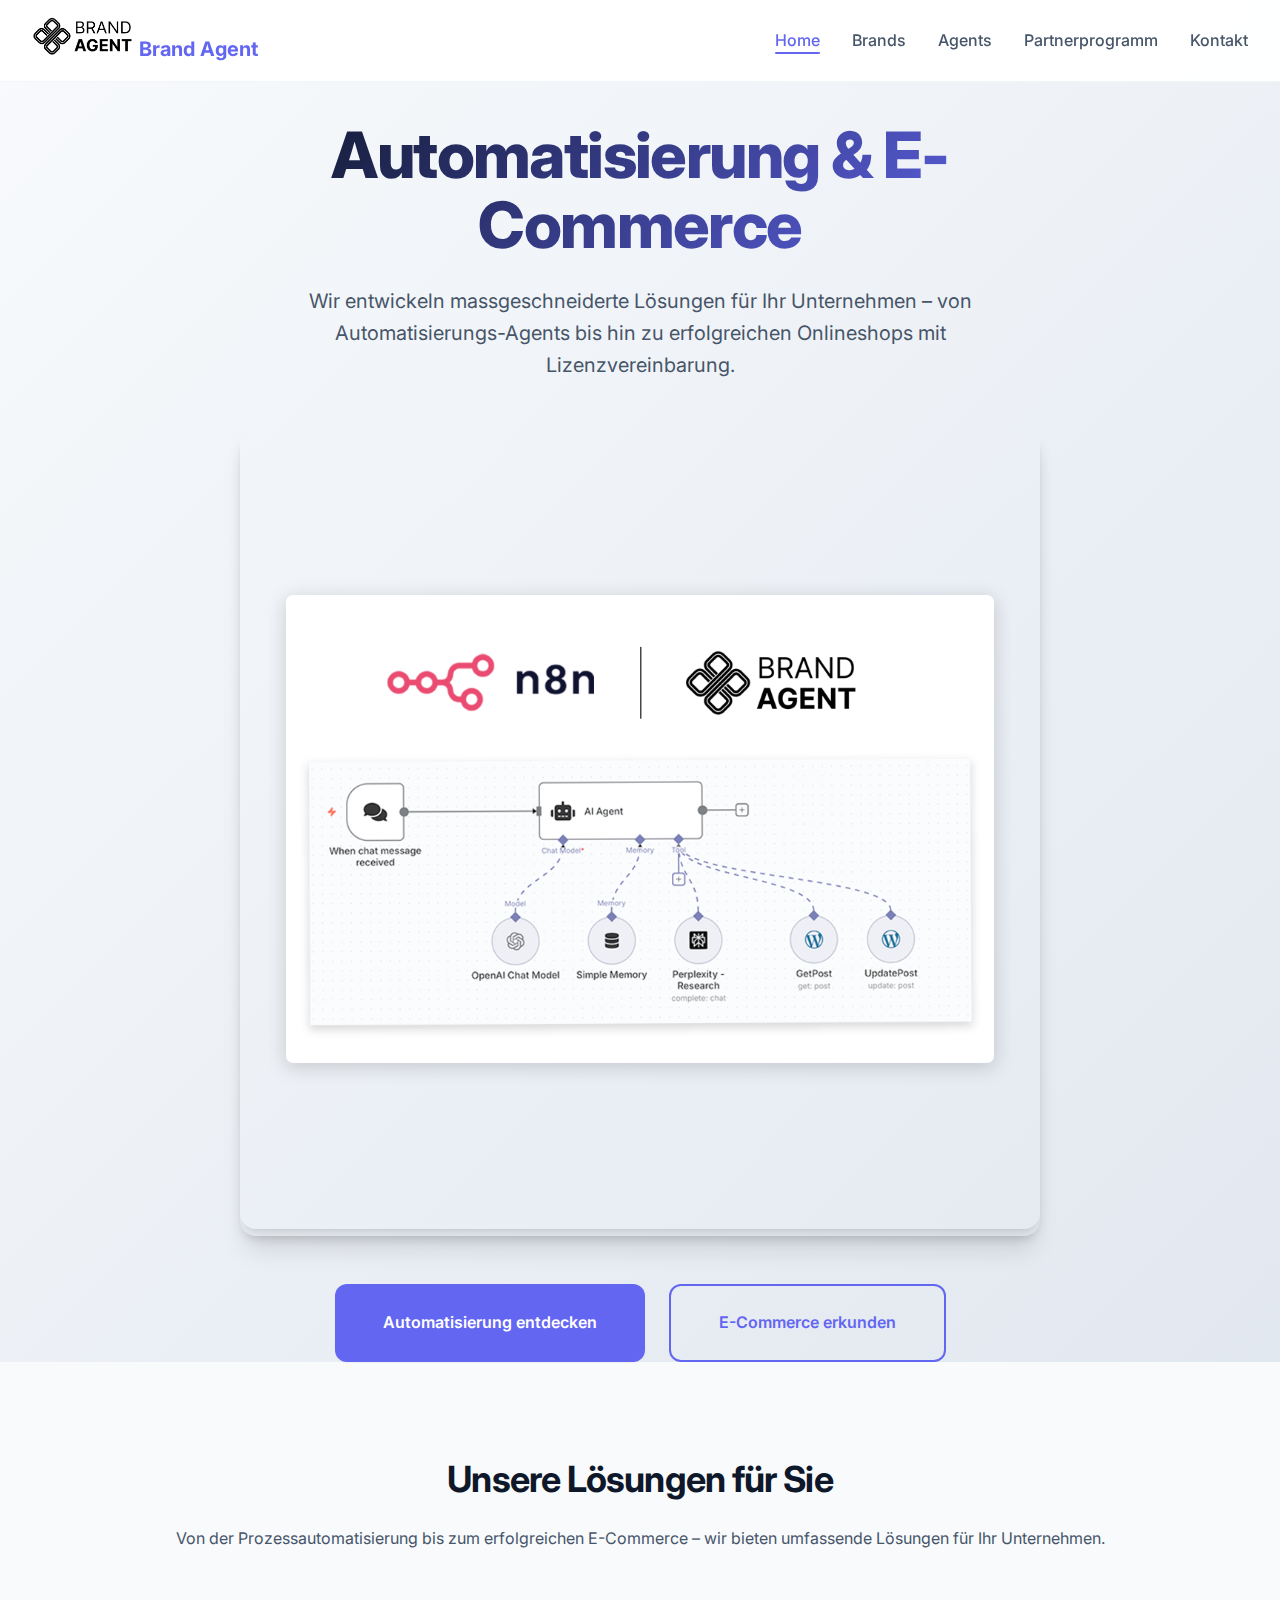
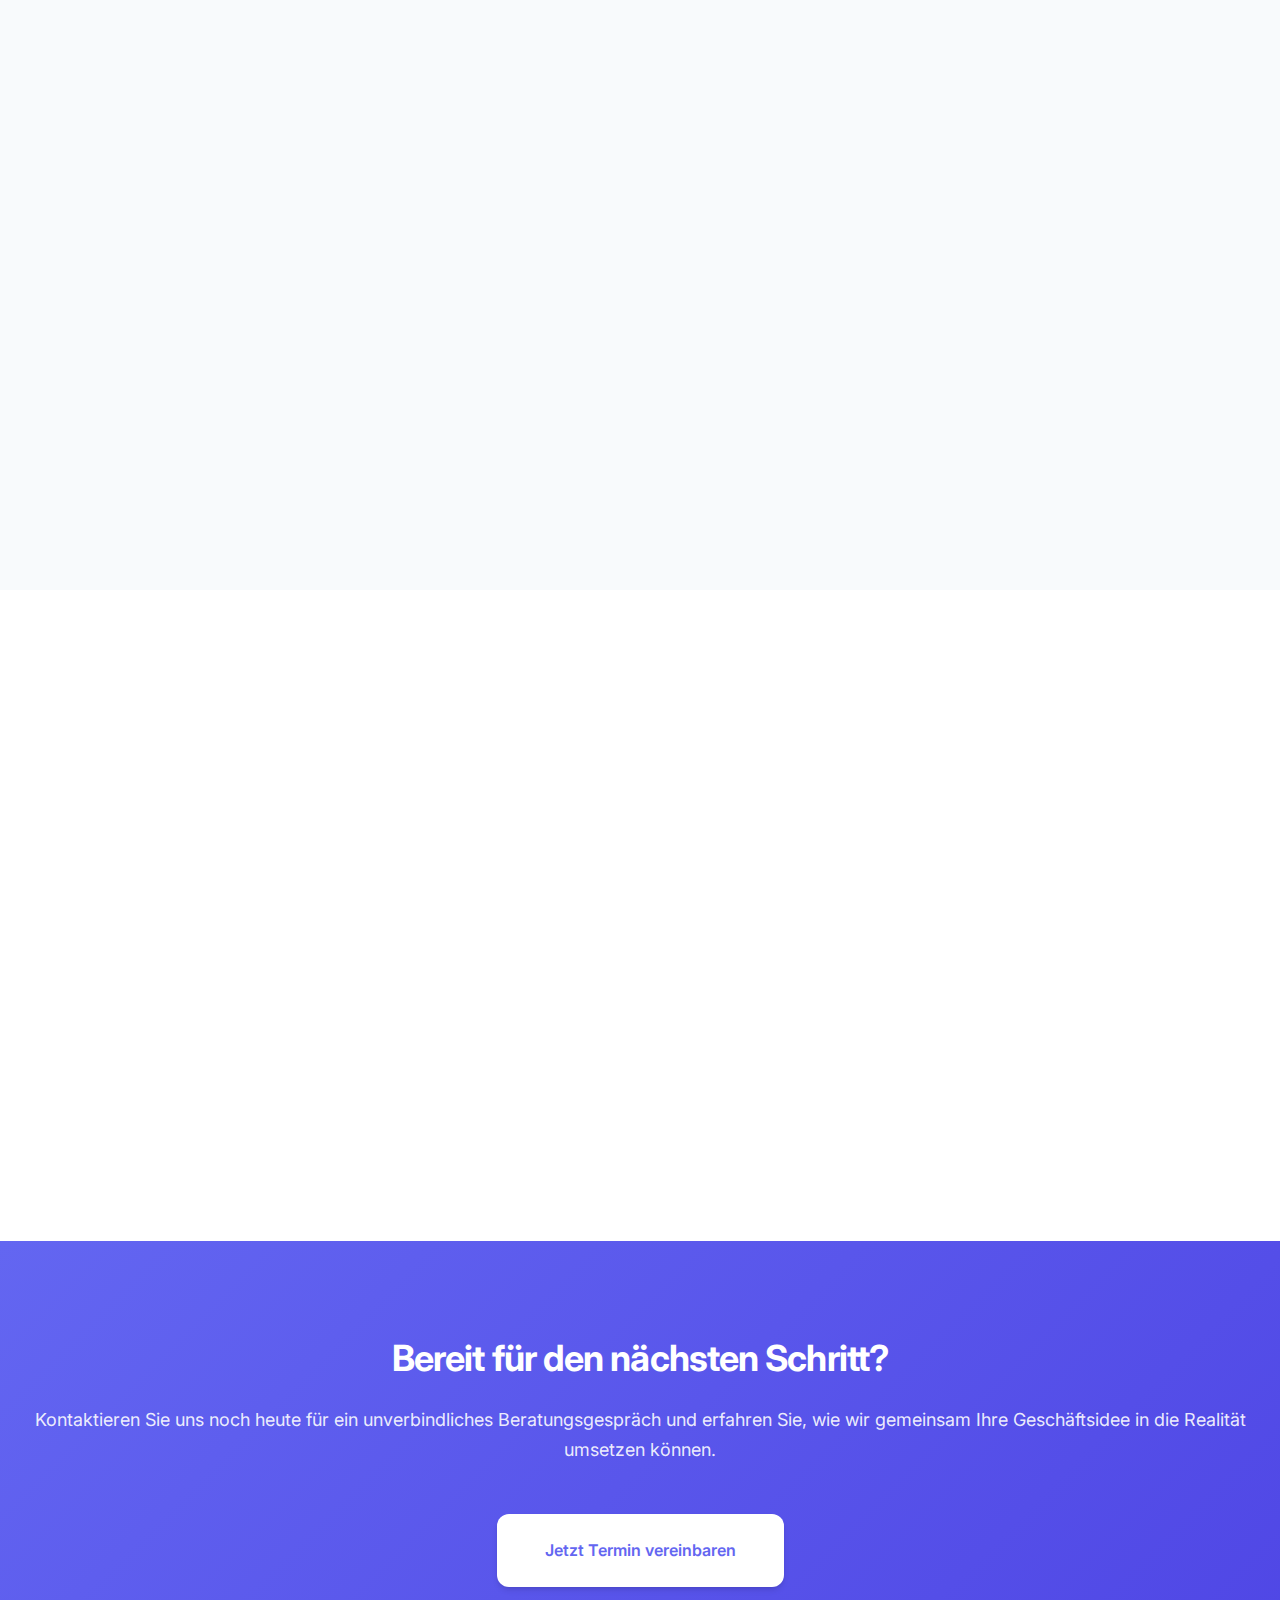
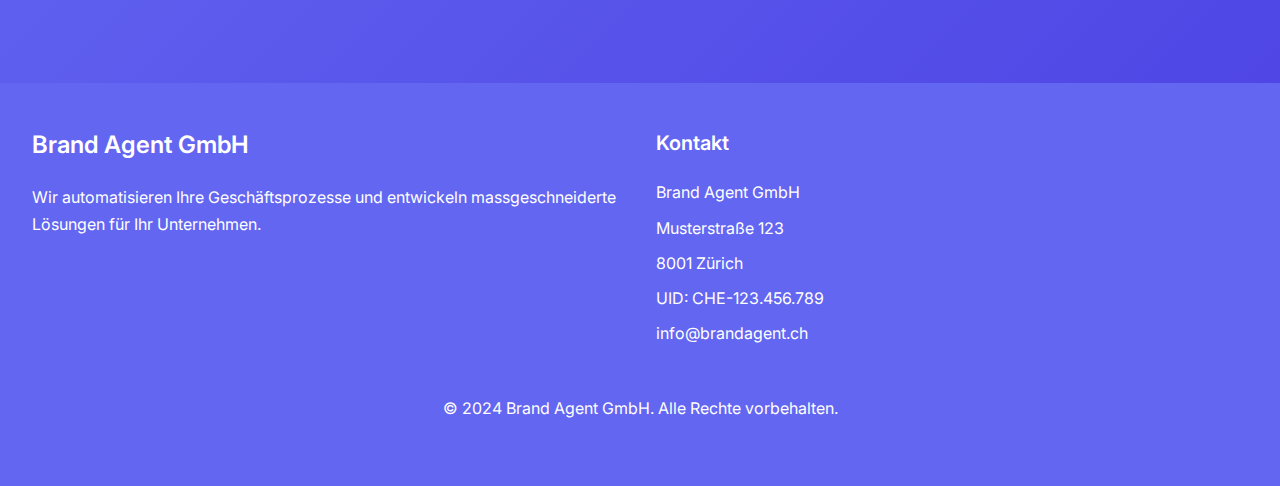
<file: index-modern.html>
<!DOCTYPE html>
<html lang="de">
<head>
    <meta charset="UTF-8">
    <meta name="viewport" content="width=device-width, initial-scale=1.0">
    <title>Brand Agent GmbH - Automatisierung & E-Commerce</title>
    <!-- Favicon -->
    <link rel="icon" type="image/png" href="Image/BA Icon Schwarz auf Weiss.png">
    <link rel="shortcut icon" type="image/png" href="Image/BA Icon Schwarz auf Weiss.png">
    <link rel="apple-touch-icon" href="Image/BA Icon Schwarz auf Weiss.png">
    <link rel="stylesheet" href="modern-design-system.css">
    <link rel="preconnect" href="https://fonts.googleapis.com">
    <link rel="preconnect" href="https://fonts.gstatic.com" crossorigin>
    <link href="https://fonts.googleapis.com/css2?family=Inter:wght@300;400;500;600;700;800&display=swap" rel="stylesheet">
    <style>
        /* Index-spezifische Styles */
        .hero-section {
            padding-top: 120px;
            background: linear-gradient(135deg, #f8fafc 0%, #e2e8f0 100%);
            min-height: 100vh;
            display: flex;
            align-items: center;
        }
        
        .hero-content {
            text-align: center;
            max-width: 800px;
            margin: 0 auto;
        }
        
        .hero-title {
            font-size: clamp(2.5rem, 5vw, 4rem);
            font-weight: 800;
            line-height: 1.1;
            margin-bottom: 1.5rem;
            background: linear-gradient(135deg, #0f172a, #6366f1);
            -webkit-background-clip: text;
            -webkit-text-fill-color: transparent;
            background-clip: text;
        }
        
        .hero-subtitle {
            font-size: 1.25rem;
            color: #475569;
            margin-bottom: 3rem;
            line-height: 1.6;
        }
        
        .hero-image {
            max-width: 100%;
            height: auto;
            border-radius: 1rem;
            box-shadow: 0 20px 25px -5px rgb(0 0 0 / 0.1), 0 8px 10px -6px rgb(0 0 0 / 0.1);
            margin: 3rem auto;
        }
        
        .feature-grid {
            display: grid;
            grid-template-columns: repeat(auto-fit, minmax(300px, 1fr));
            gap: 2rem;
            margin: 4rem 0;
        }
        
        .feature-card {
            background: #ffffff;
            padding: 2rem;
            border-radius: 1rem;
            box-shadow: 0 1px 2px 0 rgb(0 0 0 / 0.05);
            border: 1px solid #f1f5f9;
            transition: all 300ms ease-in-out;
            text-align: center;
        }
        
        .feature-card:hover {
            box-shadow: 0 10px 15px -3px rgb(0 0 0 / 0.1), 0 4px 6px -4px rgb(0 0 0 / 0.1);
            transform: translateY(-4px);
        }
        
        .feature-icon {
            width: 60px;
            height: 60px;
            background: linear-gradient(135deg, #6366f1, #4f46e5);
            border-radius: 0.75rem;
            display: flex;
            align-items: center;
            justify-content: center;
            margin: 0 auto 1.5rem;
            color: white;
            font-size: 1.25rem;
        }
        
        .cta-section {
            background: linear-gradient(135deg, #6366f1, #4f46e5);
            color: white;
            text-align: center;
            padding: 6rem 0;
        }
        
        .cta-title {
            color: white;
            margin-bottom: 1.5rem;
        }
        
        .cta-text {
            color: rgba(255, 255, 255, 0.9);
            font-size: 1.125rem;
            margin-bottom: 3rem;
        }
        
        .cta-button {
            background: white;
            color: #6366f1;
            padding: 1.5rem 3rem;
            border-radius: 0.75rem;
            font-weight: 600;
            text-decoration: none;
            display: inline-block;
            transition: all 300ms ease-in-out;
            box-shadow: 0 4px 6px -1px rgb(0 0 0 / 0.1), 0 2px 4px -2px rgb(0 0 0 / 0.1);
        }
        
        .cta-button:hover {
            transform: translateY(-2px);
            box-shadow: 0 20px 25px -5px rgb(0 0 0 / 0.1), 0 8px 10px -6px rgb(0 0 0 / 0.1);
        }
    </style>
</head>
<body>
    <!-- Navigation -->
    <nav class="navbar">
        <div class="container">
            <div class="navbar-content">
                <div class="logo">
                    <a href="/" class="logo-link">
                        <img src="Image/logo2.png" alt="Brand Agent Logo">
                        <span>Brand Agent</span>
                    </a>
                </div>
                <ul class="nav-links">
                    <li><a href="/" class="active">Home</a></li>
                    <li><a href="/brands">Brands</a></li>
                    <li><a href="/agents">Agents</a></li>
                    <li><a href="/partnerprogramm">Partnerprogramm</a></li>
                    <li><a href="/kontakt">Kontakt</a></li>
                </ul>
                <button class="mobile-menu-toggle">
                    <span></span>
                    <span></span>
                    <span></span>
                </button>
            </div>
        </div>
    </nav>

    <!-- Hero Section -->
    <section class="hero-section">
        <div class="container">
            <div class="hero-content animate-fade-in">
                <h1 class="hero-title">Automatisierung & E-Commerce</h1>
                <p class="hero-subtitle">Wir entwickeln massgeschneiderte Lösungen für Ihr Unternehmen – von Automatisierungs-Agents bis hin zu erfolgreichen Onlineshops mit Lizenzvereinbarung.</p>
                
                <div class="hero-image">
                    <img src="Image/Network-Automation.png" alt="Automatisierung & E-Commerce" class="img-responsive img-rounded img-shadow">
                </div>
                
                <div style="display: flex; justify-content: center; gap: 1.5rem; flex-wrap: wrap;">
                    <a href="/agents" style="display: inline-flex; align-items: center; justify-content: center; padding: 1.5rem 3rem; font-size: 1rem; font-weight: 600; text-decoration: none; border: none; border-radius: 0.75rem; cursor: pointer; transition: all 300ms ease-in-out; white-space: nowrap; background-color: #6366f1; color: white; box-shadow: 0 1px 2px 0 rgb(0 0 0 / 0.05);">Automatisierung entdecken</a>
                    <a href="/brands" style="display: inline-flex; align-items: center; justify-content: center; padding: 1.5rem 3rem; font-size: 1rem; font-weight: 600; text-decoration: none; border: 2px solid #6366f1; border-radius: 0.75rem; cursor: pointer; transition: all 300ms ease-in-out; white-space: nowrap; background-color: transparent; color: #6366f1;">E-Commerce erkunden</a>
                </div>
            </div>
        </div>
    </section>

    <!-- Features Section -->
    <section style="padding: 6rem 0; background-color: #f8fafc;">
        <div style="max-width: 1280px; margin: 0 auto; padding: 0 1rem;">
            <div style="text-align: center; margin-bottom: 3rem;">
                <h2>Unsere Lösungen für Sie</h2>
                <p style="color: #475569;">Von der Prozessautomatisierung bis zum erfolgreichen E-Commerce – wir bieten umfassende Lösungen für Ihr Unternehmen.</p>
            </div>
            
            <div class="feature-grid">
                <div class="feature-card animate-slide-in-left">
                    <div class="feature-icon">🤖</div>
                    <h3>Prozessautomatisierung</h3>
                    <p>Digitale Workflows statt Papierkram – wir gestalten Ihre Abläufe effizienter und automatisieren repetitive Aufgaben.</p>
                    <a href="/agents" class="btn btn-primary">Mehr erfahren</a>
                </div>
                
                <div class="feature-card animate-fade-in">
                    <div class="feature-icon">🛒</div>
                    <h3>E-Commerce & Markenportale</h3>
                    <p>Onlineshops, die funktionieren: von der technischen Basis bis zum individuellen Branding mit attraktiver Lizenzvereinbarung.</p>
                    <a href="/brands" class="btn btn-primary">Mehr erfahren</a>
                </div>
                
                <div class="feature-card animate-slide-in-right">
                    <div class="feature-icon">🎨</div>
                    <h3>Branding & Design</h3>
                    <p>Starke Marken brauchen eine klare Identität – wir entwickeln Design & Markenstrategie für Ihren Erfolg.</p>
                    <a href="/kontakt" class="btn btn-primary">Mehr erfahren</a>
                </div>
            </div>
        </div>
    </section>

    <!-- About Section -->
    <section class="section">
        <div class="container">
            <div class="grid grid-cols-2">
                <div class="animate-slide-in-left">
                    <h2>Über Brand Agent</h2>
                    <p class="text-secondary mb-lg">Wir sind Ihr Partner für digitale Transformation und E-Commerce-Erfolg. Mit massgeschneiderten Automatisierungslösungen und innovativen E-Commerce-Strategien helfen wir Unternehmen dabei, ihre Prozesse zu optimieren und neue Geschäftsmodelle zu entwickeln.</p>
                    
                    <ul class="list">
                        <li class="list-item">
                            <div class="list-bullet"></div>
                            <span>Bis zu 80% weniger manuelle Arbeit durch Automatisierung</span>
                        </li>
                        <li class="list-item">
                            <div class="list-bullet"></div>
                            <span>Nahtlose Integration mit Ihren bestehenden Tools</span>
                        </li>
                        <li class="list-item">
                            <div class="list-bullet"></div>
                            <span>Persönlicher Support durch Experten</span>
                        </li>
                        <li class="list-item">
                            <div class="list-bullet"></div>
                            <span>Attraktive Lizenzvereinbarungen für E-Commerce</span>
                        </li>
                    </ul>
                    
                    <a href="/kontakt" class="btn btn-primary btn-lg mt-xl">Kostenloses Beratungsgespräch</a>
                </div>
                
                <div class="animate-slide-in-right">
                    <img src="Image/Digital.png" alt="Brand Agent Team" class="img-responsive img-rounded img-shadow">
                </div>
            </div>
        </div>
    </section>

    <!-- CTA Section -->
    <section class="cta-section">
        <div class="container">
            <h2 class="cta-title">Bereit für den nächsten Schritt?</h2>
            <p class="cta-text">Kontaktieren Sie uns noch heute für ein unverbindliches Beratungsgespräch und erfahren Sie, wie wir gemeinsam Ihre Geschäftsidee in die Realität umsetzen können.</p>
            <a href="/kontakt" class="cta-button">Jetzt Termin vereinbaren</a>
        </div>
    </section>

    <!-- Footer -->
    <footer class="bg-primary text-white py-2xl">
        <div class="container">
            <div class="grid grid-cols-2">
                <div>
                    <h3 class="text-white mb-lg">Brand Agent GmbH</h3>
                    <p class="text-white mb-lg">Wir automatisieren Ihre Geschäftsprozesse und entwickeln massgeschneiderte Lösungen für Ihr Unternehmen.</p>
                </div>
                <div>
                    <h4 class="text-white mb-lg">Kontakt</h4>
                    <p class="text-white mb-sm">Brand Agent GmbH</p>
                    <p class="text-white mb-sm">Musterstraße 123</p>
                    <p class="text-white mb-sm">8001 Zürich</p>
                    <p class="text-white mb-sm">UID: CHE-123.456.789</p>
                    <p class="text-white">info@brandagent.ch</p>
                </div>
            </div>
            <div class="border-t border-white/20 pt-lg mt-xl text-center">
                <p class="text-white">© 2024 Brand Agent GmbH. Alle Rechte vorbehalten.</p>
            </div>
        </div>
    </footer>

    <script>
        // Mobile Menu Toggle
        document.querySelector('.mobile-menu-toggle').addEventListener('click', function() {
            document.querySelector('.nav-links').classList.toggle('active');
        });

        // Smooth scrolling for anchor links
        document.querySelectorAll('a[href^="#"]').forEach(anchor => {
            anchor.addEventListener('click', function (e) {
                e.preventDefault();
                document.querySelector(this.getAttribute('href')).scrollIntoView({
                    behavior: 'smooth'
                });
            });
        });

        // Intersection Observer for animations
        const observerOptions = {
            threshold: 0.1,
            rootMargin: '0px 0px -50px 0px'
        };

        const observer = new IntersectionObserver((entries) => {
            entries.forEach(entry => {
                if (entry.isIntersecting) {
                    entry.target.style.opacity = '1';
                    entry.target.style.transform = 'translateY(0)';
                }
            });
        }, observerOptions);

        // Observe all animated elements
        document.querySelectorAll('.animate-fade-in, .animate-slide-in-left, .animate-slide-in-right').forEach(el => {
            el.style.opacity = '0';
            el.style.transform = 'translateY(20px)';
            el.style.transition = 'opacity 0.6s ease-out, transform 0.6s ease-out';
            observer.observe(el);
        });
    </script>
</body>
</html>
</file>
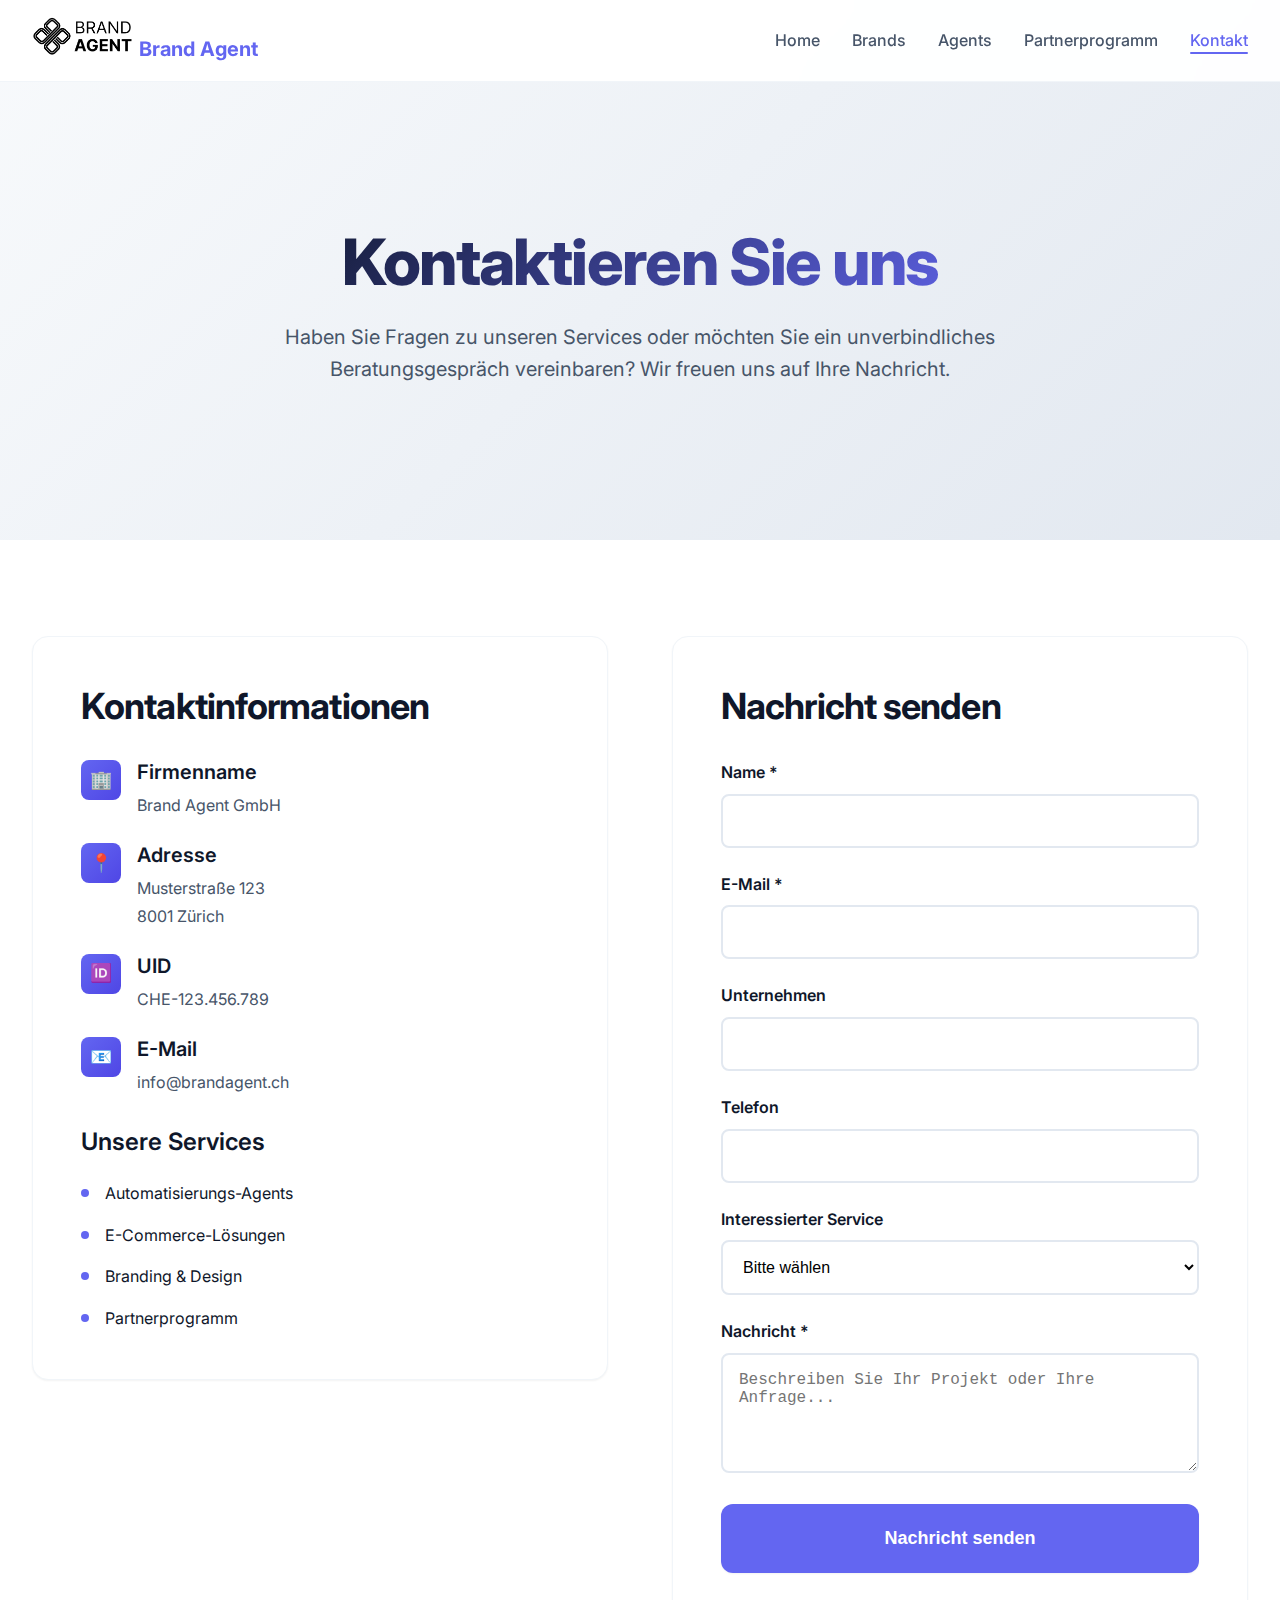
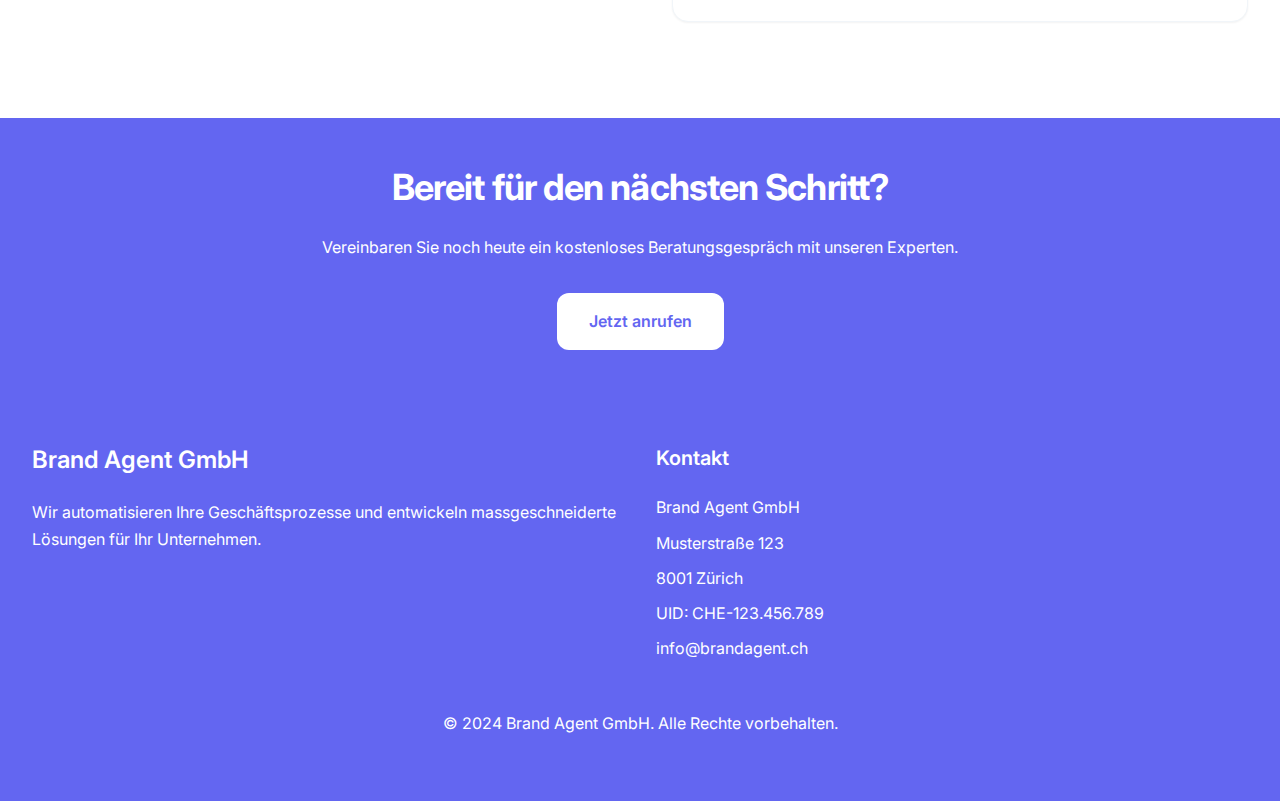
<file: kontakt-modern.html>
<!DOCTYPE html>
<html lang="de">
<head>
    <meta charset="UTF-8">
    <meta name="viewport" content="width=device-width, initial-scale=1.0">
    <title>Kontakt - Brand Agent GmbH</title>
    <!-- Favicon -->
    <link rel="icon" type="image/png" href="Image/BA Icon Schwarz auf Weiss.png">
    <link rel="shortcut icon" type="image/png" href="Image/BA Icon Schwarz auf Weiss.png">
    <link rel="apple-touch-icon" href="Image/BA Icon Schwarz auf Weiss.png">
    <link rel="stylesheet" href="modern-design-system.css">
    <link rel="preconnect" href="https://fonts.googleapis.com">
    <link rel="preconnect" href="https://fonts.gstatic.com" crossorigin>
    <link href="https://fonts.googleapis.com/css2?family=Inter:wght@300;400;500;600;700;800&display=swap" rel="stylesheet">
    <style>
        /* Kontakt-spezifische Styles */
        .hero-section {
            padding-top: 120px;
            background: linear-gradient(135deg, #f8fafc 0%, #e2e8f0 100%);
            min-height: 60vh;
            display: flex;
            align-items: center;
            text-align: center;
        }
        
        .hero-content {
            max-width: 800px;
            margin: 0 auto;
        }
        
        .hero-title {
            font-size: clamp(2.5rem, 5vw, 4rem);
            font-weight: 800;
            line-height: 1.1;
            margin-bottom: var(--spacing-lg);
            background: linear-gradient(135deg, var(--text-primary), var(--primary-color));
            -webkit-background-clip: text;
            -webkit-text-fill-color: transparent;
            background-clip: text;
        }
        
        .hero-subtitle {
            font-size: var(--font-size-xl);
            color: var(--text-secondary);
            margin-bottom: var(--spacing-2xl);
            line-height: 1.6;
        }
        
        .contact-section {
            padding: var(--spacing-4xl) 0;
        }
        
        .contact-grid {
            display: grid;
            grid-template-columns: 1fr 1fr;
            gap: var(--spacing-3xl);
            align-items: start;
        }
        
        .contact-info {
            background: var(--background-color);
            padding: var(--spacing-2xl);
            border-radius: var(--radius-xl);
            box-shadow: var(--shadow-sm);
            border: 1px solid var(--border-light);
        }
        
        .contact-form {
            background: var(--background-color);
            padding: var(--spacing-2xl);
            border-radius: var(--radius-xl);
            box-shadow: var(--shadow-sm);
            border: 1px solid var(--border-light);
        }
        
        .form-group {
            margin-bottom: var(--spacing-lg);
        }
        
        .form-label {
            display: block;
            font-weight: 600;
            color: var(--text-primary);
            margin-bottom: var(--spacing-sm);
        }
        
        .form-input,
        .form-textarea {
            width: 100%;
            padding: var(--spacing-md);
            border: 2px solid var(--border-color);
            border-radius: var(--radius-md);
            font-size: var(--font-size-base);
            transition: border-color var(--transition-fast);
            background-color: var(--background-color);
        }
        
        .form-input:focus,
        .form-textarea:focus {
            outline: none;
            border-color: var(--primary-color);
            box-shadow: 0 0 0 3px rgba(99, 102, 241, 0.1);
        }
        
        .form-textarea {
            min-height: 120px;
            resize: vertical;
        }
        
        .contact-item {
            display: flex;
            align-items: flex-start;
            gap: var(--spacing-md);
            margin-bottom: var(--spacing-lg);
        }
        
        .contact-item:last-child {
            margin-bottom: 0;
        }
        
        .contact-icon {
            width: 40px;
            height: 40px;
            background: linear-gradient(135deg, var(--primary-color), var(--primary-hover));
            border-radius: var(--radius-md);
            display: flex;
            align-items: center;
            justify-content: center;
            color: white;
            font-size: var(--font-size-lg);
            flex-shrink: 0;
        }
        
        .contact-details h4 {
            margin-bottom: var(--spacing-sm);
            color: var(--text-primary);
        }
        
        .contact-details p {
            margin: 0;
            color: var(--text-secondary);
        }
        
        @media (max-width: 1023px) {
            .contact-grid {
                grid-template-columns: 1fr;
                gap: var(--spacing-xl);
            }
        }
    </style>
</head>
<body>
    <!-- Navigation -->
    <nav class="navbar">
        <div class="container">
            <div class="navbar-content">
                <div class="logo">
                    <a href="/" class="logo-link">
                        <img src="Image/logo2.png" alt="Brand Agent Logo">
                        <span>Brand Agent</span>
                    </a>
                </div>
                <ul class="nav-links">
                    <li><a href="/">Home</a></li>
                    <li><a href="/brands">Brands</a></li>
                    <li><a href="/agents">Agents</a></li>
                    <li><a href="/partnerprogramm">Partnerprogramm</a></li>
                    <li><a href="/kontakt" class="active">Kontakt</a></li>
                </ul>
                <button class="mobile-menu-toggle">
                    <span></span>
                    <span></span>
                    <span></span>
                </button>
            </div>
        </div>
    </nav>

    <!-- Hero Section -->
    <section class="hero-section">
        <div class="container">
            <div class="hero-content animate-fade-in">
                <h1 class="hero-title">Kontaktieren Sie uns</h1>
                <p class="hero-subtitle">Haben Sie Fragen zu unseren Services oder möchten Sie ein unverbindliches Beratungsgespräch vereinbaren? Wir freuen uns auf Ihre Nachricht.</p>
            </div>
        </div>
    </section>

    <!-- Contact Section -->
    <section class="contact-section">
        <div class="container">
            <div class="contact-grid">
                <div class="contact-info animate-slide-in-left">
                    <h2 class="mb-xl">Kontaktinformationen</h2>
                    
                    <div class="contact-item">
                        <div class="contact-icon">🏢</div>
                        <div class="contact-details">
                            <h4>Firmenname</h4>
                            <p>Brand Agent GmbH</p>
                        </div>
                    </div>
                    
                    <div class="contact-item">
                        <div class="contact-icon">📍</div>
                        <div class="contact-details">
                            <h4>Adresse</h4>
                            <p>Musterstraße 123<br>8001 Zürich</p>
                        </div>
                    </div>
                    
                    <div class="contact-item">
                        <div class="contact-icon">🆔</div>
                        <div class="contact-details">
                            <h4>UID</h4>
                            <p>CHE-123.456.789</p>
                        </div>
                    </div>
                    
                    <div class="contact-item">
                        <div class="contact-icon">📧</div>
                        <div class="contact-details">
                            <h4>E-Mail</h4>
                            <p>info@brandagent.ch</p>
                        </div>
                    </div>
                    
                    <div class="mt-xl">
                        <h3 class="mb-lg">Unsere Services</h3>
                        <ul class="list">
                            <li class="list-item">
                                <div class="list-bullet"></div>
                                <span>Automatisierungs-Agents</span>
                            </li>
                            <li class="list-item">
                                <div class="list-bullet"></div>
                                <span>E-Commerce-Lösungen</span>
                            </li>
                            <li class="list-item">
                                <div class="list-bullet"></div>
                                <span>Branding & Design</span>
                            </li>
                            <li class="list-item">
                                <div class="list-bullet"></div>
                                <span>Partnerprogramm</span>
                            </li>
                        </ul>
                    </div>
                </div>
                
                <div class="contact-form animate-slide-in-right">
                    <h2 class="mb-xl">Nachricht senden</h2>
                    
                    <form>
                        <div class="form-group">
                            <label for="name" class="form-label">Name *</label>
                            <input type="text" id="name" name="name" class="form-input" required>
                        </div>
                        
                        <div class="form-group">
                            <label for="email" class="form-label">E-Mail *</label>
                            <input type="email" id="email" name="email" class="form-input" required>
                        </div>
                        
                        <div class="form-group">
                            <label for="company" class="form-label">Unternehmen</label>
                            <input type="text" id="company" name="company" class="form-input">
                        </div>
                        
                        <div class="form-group">
                            <label for="phone" class="form-label">Telefon</label>
                            <input type="tel" id="phone" name="phone" class="form-input">
                        </div>
                        
                        <div class="form-group">
                            <label for="service" class="form-label">Interessierter Service</label>
                            <select id="service" name="service" class="form-input">
                                <option value="">Bitte wählen</option>
                                <option value="automation">Automatisierungs-Agents</option>
                                <option value="ecommerce">E-Commerce-Lösungen</option>
                                <option value="branding">Branding & Design</option>
                                <option value="partnership">Partnerprogramm</option>
                                <option value="other">Sonstiges</option>
                            </select>
                        </div>
                        
                        <div class="form-group">
                            <label for="message" class="form-label">Nachricht *</label>
                            <textarea id="message" name="message" class="form-textarea" required placeholder="Beschreiben Sie Ihr Projekt oder Ihre Anfrage..."></textarea>
                        </div>
                        
                        <button type="submit" class="btn btn-primary btn-lg w-full">Nachricht senden</button>
                    </form>
                </div>
            </div>
        </div>
    </section>

    <!-- CTA Section -->
    <section class="bg-primary text-white py-2xl">
        <div class="container text-center">
            <h2 class="text-white mb-lg">Bereit für den nächsten Schritt?</h2>
            <p class="text-white mb-xl">Vereinbaren Sie noch heute ein kostenloses Beratungsgespräch mit unseren Experten.</p>
            <a href="tel:+41123456789" class="btn" style="background: white; color: var(--primary-color);">Jetzt anrufen</a>
        </div>
    </section>

    <!-- Footer -->
    <footer class="bg-primary text-white py-2xl">
        <div class="container">
            <div class="grid grid-cols-2">
                <div>
                    <h3 class="text-white mb-lg">Brand Agent GmbH</h3>
                    <p class="text-white mb-lg">Wir automatisieren Ihre Geschäftsprozesse und entwickeln massgeschneiderte Lösungen für Ihr Unternehmen.</p>
                </div>
                <div>
                    <h4 class="text-white mb-lg">Kontakt</h4>
                    <p class="text-white mb-sm">Brand Agent GmbH</p>
                    <p class="text-white mb-sm">Musterstraße 123</p>
                    <p class="text-white mb-sm">8001 Zürich</p>
                    <p class="text-white mb-sm">UID: CHE-123.456.789</p>
                    <p class="text-white">info@brandagent.ch</p>
                </div>
            </div>
            <div class="border-t border-white/20 pt-lg mt-xl text-center">
                <p class="text-white">© 2024 Brand Agent GmbH. Alle Rechte vorbehalten.</p>
            </div>
        </div>
    </footer>

    <script>
        // Mobile Menu Toggle
        document.querySelector('.mobile-menu-toggle').addEventListener('click', function() {
            document.querySelector('.nav-links').classList.toggle('active');
        });

        // Form Submission
        document.querySelector('form').addEventListener('submit', function(e) {
            e.preventDefault();
            
            // Get form data
            const formData = new FormData(this);
            const data = Object.fromEntries(formData);
            
            // Simple validation
            if (!data.name || !data.email || !data.message) {
                alert('Bitte füllen Sie alle Pflichtfelder aus.');
                return;
            }
            
            // Simulate form submission
            alert('Vielen Dank für Ihre Nachricht! Wir werden uns schnellstmöglich bei Ihnen melden.');
            this.reset();
        });

        // Intersection Observer for animations
        const observerOptions = {
            threshold: 0.1,
            rootMargin: '0px 0px -50px 0px'
        };

        const observer = new IntersectionObserver((entries) => {
            entries.forEach(entry => {
                if (entry.isIntersecting) {
                    entry.target.style.opacity = '1';
                    entry.target.style.transform = 'translateY(0)';
                }
            });
        }, observerOptions);

        // Observe all animated elements
        document.querySelectorAll('.animate-fade-in, .animate-slide-in-left, .animate-slide-in-right').forEach(el => {
            el.style.opacity = '0';
            el.style.transform = 'translateY(20px)';
            el.style.transition = 'opacity 0.6s ease-out, transform 0.6s ease-out';
            observer.observe(el);
        });
    </script>
</body>
</html>
</file>
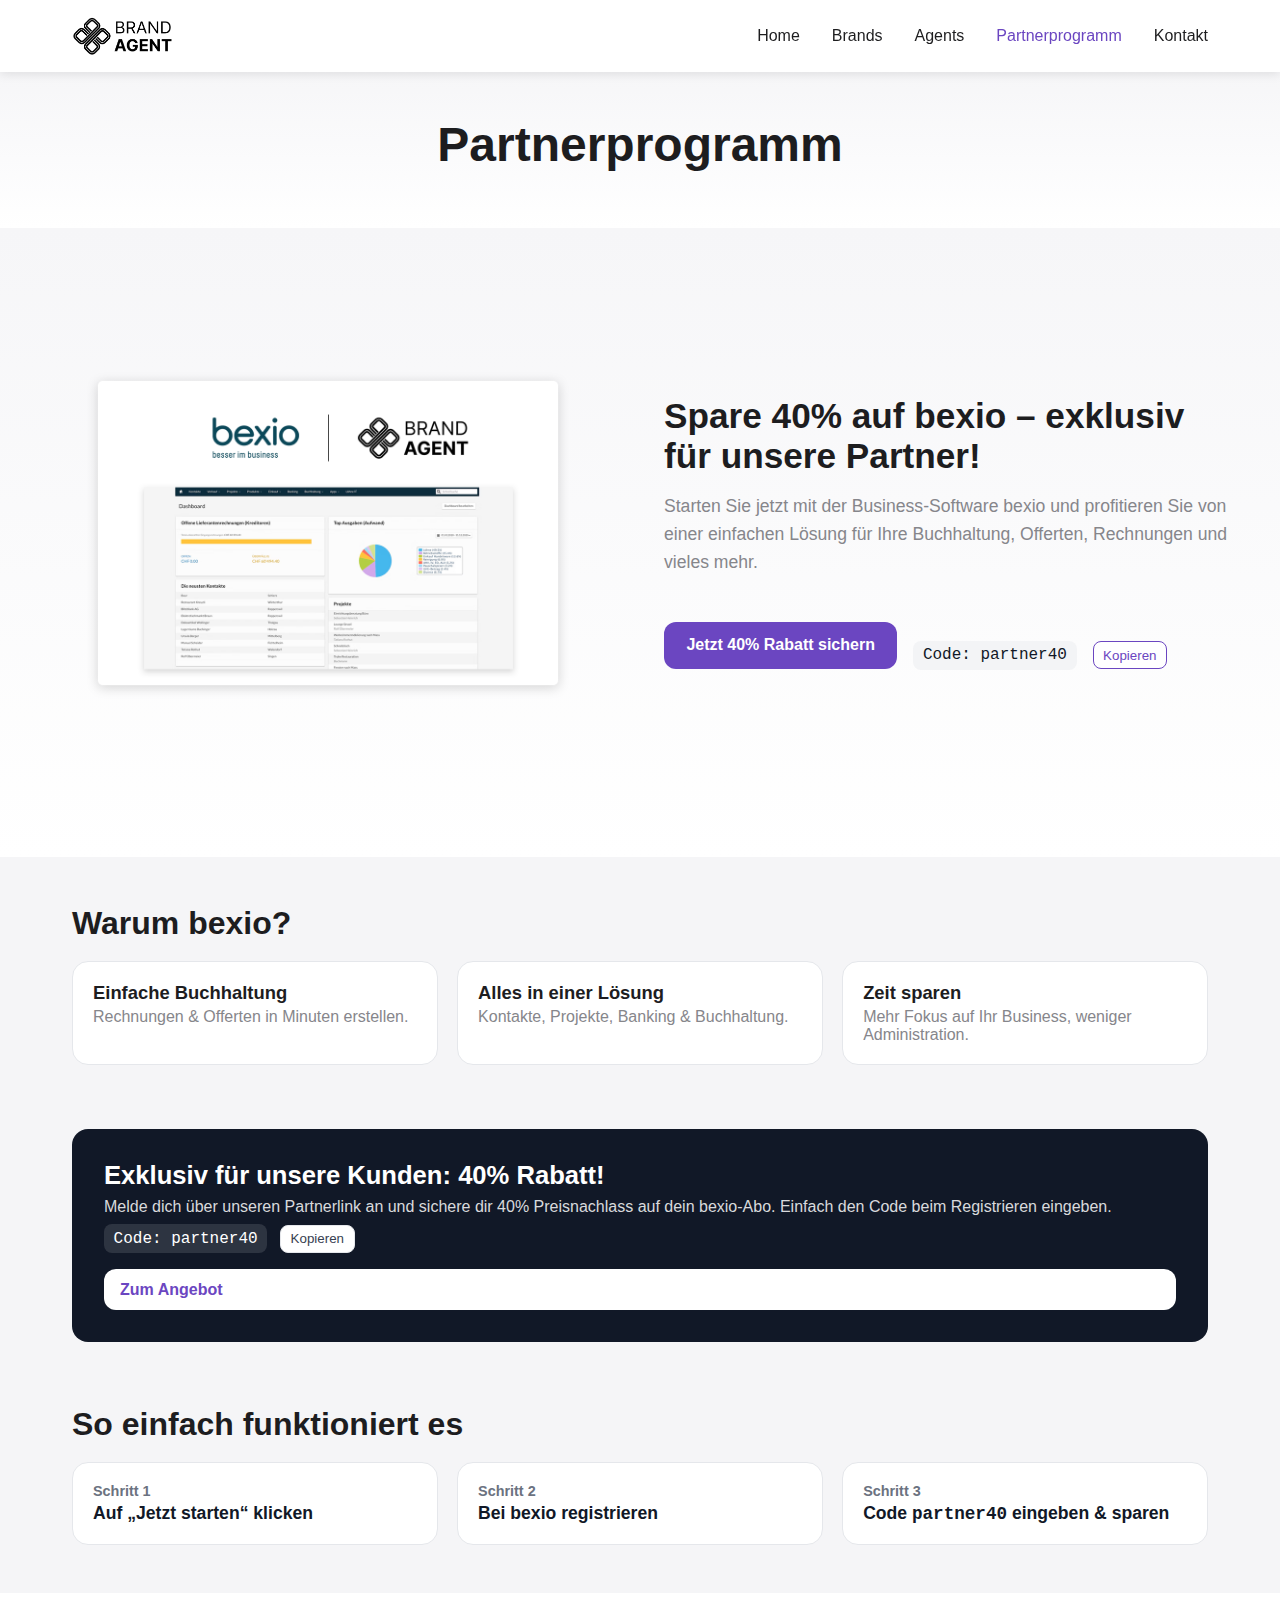
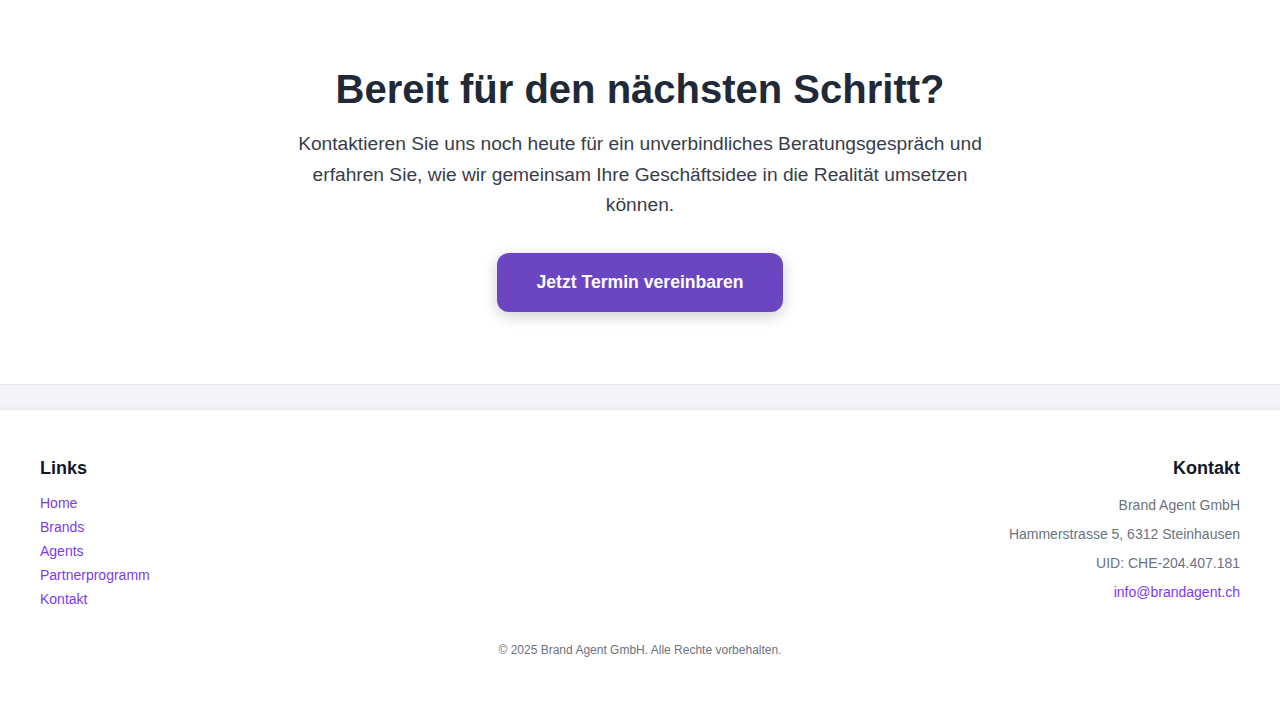
<file: partnerprogramm.html>
<!DOCTYPE html>
<html lang="de">
<head>
    <meta charset="UTF-8">
    <meta name="viewport" content="width=device-width, initial-scale=1.0">
    <title>Partnerprogramm - Brand Agent GmbH</title>
    <!-- Favicon -->
    <link rel="icon" type="image/png" href="Image/BA Icon Schwarz auf Weiss.png">
    <link rel="shortcut icon" type="image/png" href="Image/BA Icon Schwarz auf Weiss.png">
    <link rel="apple-touch-icon" href="Image/BA Icon Schwarz auf Weiss.png">
    <style>
        /* Globale Stile */
        :root {
            --primary-color: #6B46C1;
            --secondary-color: #86868b;
            --background-color: #f5f5f7;
            --text-color: #1d1d1f;
            --accent-color: #553C9A;
        }
        
        * {
            margin: 0;
            padding: 0;
            box-sizing: border-box;
            font-family: -apple-system, BlinkMacSystemFont, "Segoe UI", Roboto, Helvetica, Arial, sans-serif;
            scroll-behavior: smooth;
        }
        
        body {
            background-color: var(--background-color);
            color: var(--text-color);
            overflow-x: hidden;
        }
        
        /* Navigation */
        nav {
            position: fixed;
            top: 0;
            left: 0;
            width: 100%;
            background-color: rgba(255, 255, 255, 0.8);
            backdrop-filter: blur(20px);
            -webkit-backdrop-filter: blur(20px);
            z-index: 1000;
            padding: 1rem 0;
            box-shadow: 0 2px 10px rgba(0, 0, 0, 0.1);
        }
        
        .nav-container {
            max-width: 1200px;
            margin: 0 auto;
            display: flex;
            justify-content: space-between;
            align-items: center;
            padding: 0 2rem;
            width: 100%;
        }
        
        .logo {
            display: flex;
            align-items: center;
            gap: 0.8rem;
            font-size: 1.5rem;
            font-weight: 700;
            color: var(--primary-color);
            max-width: 280px;
        }
        
        .logo-link {
            display: flex;
            align-items: center;
            gap: 0.8rem;
            text-decoration: none;
            transition: opacity 0.3s ease;
        }
        
        .logo-link:hover {
            opacity: 0.8;
        }
        
        .logo img {
            height: 40px;
            width: auto;
            max-width: 100%;
        }
        
        .nav-links {
            display: flex;
            gap: 2rem;
        }
        
        .nav-links a {
            text-decoration: none;
            color: var(--text-color);
            font-weight: 500;
            transition: color 0.3s ease;
        }
        
        .nav-links a:hover, .nav-links a.active {
            color: var(--primary-color);
        }
        
        .mobile-menu {
            display: none;
            cursor: pointer;
        }
        
        /* Header für Unterseiten */
        .page-header {
            padding-bottom: 40px;
            background: linear-gradient(135deg, #f5f5f7 0%, #e0e0e3 100%);
            text-align: center;
        }
        
        .page-header h1 {
            font-size: 3rem;
            font-weight: 700;
            margin-bottom: 1rem;
            color: var(--text-color);
        }
        
        .page-header p {
            font-size: 1.2rem;
            color: var(--secondary-color);
            max-width: 800px;
            margin: 0 auto;
            line-height: 1.6;
        }
        
        /* Hauptcontainer */
        .container {
            max-width: 1200px;
            margin: 0 auto;
            padding: 4rem 2rem;
        }
        
        /* Intro-Sektion */
        .intro {
            text-align: center;
            margin-bottom: 4rem;
        }
        
        .intro h2 {
            font-size: 2.5rem;
            font-weight: 700;
            margin-bottom: 1.5rem;
            color: var(--text-color);
        }
        
        .intro p {
            font-size: 1.2rem;
            color: var(--secondary-color);
            max-width: 800px;
            margin: 0 auto 2rem;
            line-height: 1.6;
        }
        
        /* Sektion ähnlich Agents-Übersicht */
        .agents-overview { display: grid; grid-template-columns: 1fr; gap: 4rem; margin-bottom: 5rem; }
        .agent-section { display: grid; grid-template-columns: repeat(auto-fit, minmax(300px, 1fr)); gap: 2rem; align-items: center; }
        .agent-section:nth-child(even) { direction: rtl; }
        .agent-section:nth-child(even) .agent-content { direction: ltr; }
        .agent-section:nth-child(even) .agent-image { direction: ltr; }
        .agent-image { border-radius: 20px; overflow: hidden; box-shadow: 0 20px 40px rgba(0,0,0,0.1); }
        .agent-image img { width: 100%; height: auto; display: block; }
        .agent-content { padding: 2rem; }
        .agent-content h3 { font-size: 2rem; font-weight: 700; margin-bottom: 1.5rem; color: var(--text-color); }
        .agent-content p { color: var(--secondary-color); line-height: 1.8; margin-bottom: 2rem; }
        .agent-features { margin-bottom: 2rem; }
        .agent-feature { display: flex; align-items: flex-start; margin-bottom: 1rem; }
        .agent-feature-icon { color: var(--primary-color); font-size: 1.5rem; margin-right: 1rem; flex-shrink: 0; }
        .agent-feature-text { color: var(--secondary-color); }
        .learn-more-btn { display: inline-block; background-color: var(--primary-color); color: white; padding: 0.8rem 1.5rem; border-radius: 10px; text-decoration: none; font-weight: 600; transition: all 0.3s ease; }
        .learn-more-btn:hover { background-color: var(--accent-color); transform: translateY(-3px); box-shadow: 0 10px 20px rgba(138, 86, 201, 0.3); }
        
        /* FAQ-Sektion */
        .faq-section { margin-bottom: 5rem; }
        .faq-section h2 { font-size: 2.5rem; font-weight: 700; margin-bottom: 2rem; text-align: center; color: var(--text-color); }
        .faq-item { background-color: white; border-radius: 10px; margin-bottom: 1rem; overflow: hidden; box-shadow: 0 5px 15px rgba(0,0,0,0.05); }
        .faq-question { padding: 1.5rem; font-weight: 600; cursor: pointer; display: flex; justify-content: space-between; align-items: center; transition: background-color 0.3s ease; }
        .faq-question:hover { background-color: rgba(138, 86, 201, 0.05); }
        .faq-question::after { content: "+"; font-size: 1.5rem; color: var(--primary-color); }
        .faq-answer { padding: 0 1.5rem; max-height: 0; overflow: hidden; transition: max-height 0.3s ease, padding 0.3s ease; }
        .faq-item.active .faq-question::after { content: "−"; }
        .faq-item.active .faq-answer { padding: 0 1.5rem 1.5rem; max-height: 500px; }
        .faq-answer p { color: var(--secondary-color); line-height: 1.6; }
        
        /* Unified CTA Section */
        .cta-section {
            padding: 4.5rem 0;
            text-align: center;
        }
        
        .cta-section.agents-variant {
            background-color: #ffffff;
            color: #1f2937;
            border-bottom: 1px solid #e5e7eb;
        }
        
        .cta-container {
            max-width: 1200px;
            margin: 0 auto;
            padding: 0 2rem;
        }
        
        .cta-title {
            font-size: clamp(2rem, 4vw, 2.5rem);
            font-weight: 700;
            margin-bottom: 1rem;
            line-height: 1.2;
        }
        
        .cta-subtitle {
            font-size: clamp(1rem, 2vw, 1.2rem);
            margin-bottom: 2rem;
            opacity: 0.9;
            max-width: 720px;
            margin-left: auto;
            margin-right: auto;
            line-height: 1.6;
        }
        
        .cta-button {
            padding: 1.2rem 2.5rem;
            border-radius: 12px;
            text-decoration: none;
            font-weight: 600;
            font-size: 1.1rem;
            transition: all 0.3s ease;
            display: inline-block;
            box-shadow: 0 4px 15px rgba(0, 0, 0, 0.2);
            background-color: var(--primary-color);
            color: white;
        }
        
        .cta-button:hover {
            transform: translateY(-2px);
            box-shadow: 0 6px 20px rgba(0, 0, 0, 0.3);
            background-color: #4f46e5;
        }
        
        /* Responsive CTA */
        @media (max-width: 768px) {
            .cta-section {
                padding: 3rem 0;
            }
            
            .cta-button {
                padding: 1rem 2rem;
                font-size: 1rem;
            }
        }
        
        @media (max-width: 480px) {
            .cta-section {
                padding: 2.5rem 0;
            }
            
            .cta-button {
                padding: 0.8rem 1.5rem;
                font-size: 0.9rem;
            }
        }
        
        /* Footer */
        footer { background-color: #ffffff; color: #111827; padding: 3rem 2rem; border-top: 1px solid #e5e7eb; margin-top: 1.5rem; box-shadow: 0 -1px 3px rgba(0, 0, 0, 0.05); }
        .footer-content { max-width: 1200px; margin: 0 auto; display: grid; grid-template-columns: 1fr 1fr; gap: 3rem; align-items: start; }
        .footer-section h3 { font-size: 1.125rem; font-weight: 600; margin-bottom: 1rem; color: #111827; }
        .footer-links { display: flex; flex-direction: column; gap: 0.5rem; }
        .footer-links a { color: #7c3aed; text-decoration: none; font-size: 0.875rem; transition: color 0.3s ease; }
        .footer-links a:hover { color: #5b21b6; }
        .footer-contact { color: #6b7280; font-size: 0.875rem; line-height: 1.5; margin-bottom: 0.5rem; text-align: right; }
        .footer-contact-section { text-align: right; }
        .footer-copyright { max-width: 1200px; margin: 2rem auto 0; text-align: center; color: #6b7280; font-size: 0.75rem; }
        @media (max-width: 768px) { .footer-content { grid-template-columns: 1fr; gap: 2rem; } .footer-contact, .footer-contact-section { text-align: left; } footer { padding: 2rem 1rem; margin-top: 2rem; } }
        
        /* Animation */
        @keyframes fadeIn { from { opacity: 0; transform: translateY(20px); } to { opacity: 1; transform: translateY(0); } }
        .fade-in { animation: fadeIn 1s ease forwards; }
        .fade-in-delay-1 { opacity: 0; animation: fadeIn 1s ease forwards 0.2s; }
        .fade-in-delay-2 { opacity: 0; animation: FadeIn 1s ease forwards 0.4s; }
        .fade-in-delay-3 { opacity: 0; animation: fadeIn 1s ease forwards 0.6s; }
        
        /* Partnerprogramm Styles (angepasst an bestehendes Layout) */
        .partner-hero {
            padding: 4rem 2rem;
            background: linear-gradient(180deg, #f9f9fb 0%, #ffffff 100%);
        }
        .partner-hero-inner {
            max-width: 1200px;
            margin: 0 auto;
            display: grid;
            grid-template-columns: 1fr 1fr;
            gap: 3rem;
            align-items: center;
        }
        .hero-image-wrapper {
            display: flex;
            justify-content: center;
            align-items: center;
        }
        .hero-content {
            display: flex;
            flex-direction: column;
            justify-content: center;
        }
        .partner-hero h1 {
            font-size: 2.2rem;
            font-weight: 700;
            color: var(--text-color);
            margin-bottom: 1rem;
        }
        .partner-hero p {
            font-size: 1.1rem;
            color: var(--secondary-color);
            line-height: 1.6;
            margin-bottom: 1.5rem;
        }
        .partner-cta-row { 
            display: flex; 
            flex-wrap: wrap; 
            gap: 1rem; 
            align-items: center; 
            margin-top: 1.25rem; 
        }
        .btn-primary {
            display: inline-flex; 
            align-items: center; 
            justify-content: center;
            padding: 0.9rem 1.4rem; 
            border-radius: 12px; 
            text-decoration: none;
            font-weight: 600; 
            color: #fff; 
            background: #1f2937; 
            transition: background 0.2s ease;
        }
        .btn-primary:hover { 
            background: #111827; 
        }
        .code-chip { 
            display: inline-flex; 
            align-items: center; 
            border-radius: 8px; 
            background: #f3f4f6; 
            color: #111827; 
            padding: 0.35rem 0.6rem; 
            font-family: ui-monospace, SFMono-Regular, Menlo, Monaco, Consolas, "Liberation Mono", "Courier New", monospace; 
        }
        .btn-ghost { 
            display: inline-flex; 
            align-items: center; 
            border: 1px solid #e5e7eb; 
            border-radius: 8px; 
            padding: 0.35rem 0.6rem; 
            background: #fff; 
            color: #374151; 
            cursor: pointer; 
        }
        .btn-ghost:hover { 
            background: #f9fafb; 
        }
        .hero-image { 
            width: 100%; 
            max-width: 520px; 
            height: auto; 
            object-fit: contain; 
            border-radius: 0; 
            box-shadow: none; 
            background: transparent; 
            margin: 0 auto; 
            display: block; 
            padding: 0; 
        }
        
        /* Responsive Layout */
        @media (max-width: 768px) {
            .partner-hero-inner {
                grid-template-columns: 1fr;
                gap: 2rem;
            }
            .hero-image-wrapper {
                order: 1;
            }
            .hero-content {
                order: 2;
            }
        }
        
        .feature-grid { display: grid; gap: 1.2rem; grid-template-columns: repeat(auto-fit, minmax(260px, 1fr)); }
        .feature-card { border: 1px solid #e5e7eb; border-radius: 16px; background: #fff; padding: 1.25rem; }
        .feature-card h3 { font-size: 1.15rem; color: var(--text-color); margin-bottom: 0.25rem; }
        .feature-card p { color: var(--secondary-color); }
        
        .offer-banner { border-radius: 16px; background: #111827; color: #fff; padding: 2rem; display: grid; gap: 1rem; grid-template-columns: 1fr; }
        .offer-actions { display: flex; gap: 0.8rem; align-items: center; flex-wrap: wrap; }
        .btn-light { background: #fff; color: #111827; border-radius: 12px; padding: 0.7rem 1rem; font-weight: 600; text-decoration: none; }
        .btn-light:hover { background: rgba(255,255,255,0.92); }
        .code-chip-dark { background: rgba(255,255,255,0.12); color: #fff; border-radius: 8px; padding: 0.35rem 0.6rem; font-family: ui-monospace, SFMono-Regular, Menlo, Monaco, Consolas, "Liberation Mono", "Courier New", monospace; }
        
        .steps { display: grid; gap: 1.2rem; grid-template-columns: repeat(auto-fit, minmax(220px, 1fr)); }
        .step-card { border: 1px solid #e5e7eb; border-radius: 16px; background: #fff; padding: 1.25rem; }
        .step-label { font-size: 0.9rem; font-weight: 600; color: #6b7280; }
        .step-title { margin-top: 0.25rem; font-size: 1.1rem; font-weight: 700; color: #111827; }
        
        .final-cta { text-align: center; }
        .btn-wide { display: inline-flex; align-items: center; justify-content: center; border-radius: 12px; padding: 1rem 1.8rem; background: #1f2937; color: #fff; font-weight: 600; text-decoration: none; }
        .btn-wide:hover { background: #111827; }
        
        /* CSS Variables für Header-Höhe */
        :root {
            --header-h: 80px;
        }
        
        /* Globaler Sicherheitsreset: Erster Abschnitt unter dem Header nicht zusätzlich nach unten drücken */
        main > section:first-child,
        .page-hero, .section-hero, .page-title, .hero, .page-header, .partner-hero {
            margin-top: 0;
            border-top: 0;
        }
        
        /* Anker-Links sollen nicht unter den Header rutschen */
        [id] { 
            scroll-margin-top: calc(var(--header-h) + 8px); 
        }
        
        /* Header Sticky - exakt wie global */
        nav {
            position: sticky;
            top: 0;
            z-index: 999;
            background: #fff;
            box-shadow: 0 2px 10px rgba(0,0,0,0.1);
            border-top: 0 !important;
        }
        
        /* Partnerprogramm: oben konsistent mit globalem Hero */
        .page-header {
            margin-top: 0 !important;
            border-top: 0 !important;
            box-shadow: none !important;
            background: linear-gradient(180deg, #f6f6f8 0%, #ffffff 100%);
        }
        
        .partner-hero {
            background: linear-gradient(180deg, #f6f6f8 0%, #ffffff 100%);
            border-top: 0 !important;
            box-shadow: none !important;
        }
        
        /* Partnerprogramm-spezifische Overlap-Verhinderung */
        
        /* Mobile */
        @media (max-width: 767.98px) {
            .page-header,
            .partner-hero,
            main > section:first-child {
                /* kompakter, aber sicherer Abstand */
                padding-top: clamp(20px, calc(var(--header-h)*0.30 + env(safe-area-inset-top)), 40px) !important;
            }
            .page-header h1,
            .partner-hero h1 {
                margin-top: 0;
            }
        }

        /* Tablet */
        @media (min-width: 768px) and (max-width: 1199.98px) {
            .page-header,
            .partner-hero,
            main > section:first-child {
                padding-top: clamp(32px, 4vh, 48px) !important;
                margin-top: 0 !important;
                border-top: 0 !important;
            }
        }

        /* Desktop */
        @media (min-width: 1200px) {
            .page-header,
            .partner-hero,
            main > section:first-child {
                padding-top: clamp(40px, 5vh, 56px) !important;
                margin-top: 0 !important;
                border-top: 0 !important;
            }
        }
        
        /* Utility-Klassen neutralisieren */
        .mt-* { margin-top: 0 !important; }
        
        /* Erste Section - spezifische Override für Partnerprogramm */
        main > section:first-child,
        .page-header,
        .partner-hero {
            /* Entferne alle seiten­spezifischen Offsets/Margins */
            margin-top: 0 !important;
            border-top: 0 !important;
            box-shadow: none !important;
        }
        
        @media (max-width: 768px) {
            /* Desktop-Navigation ausblenden */
            .nav-links { 
                display: none !important; 
            }

            /* Burger sichtbar wie global */
            .mobile-menu { 
                display: inline-flex !important; 
            }

            /* Einheitliches Header-Layout & Höhe - exakt wie global */
            .nav-container {
                display: flex; 
                align-items: center; 
                justify-content: space-between;
                height: var(--header-h, 80px); 
                padding: 0 1rem;
            }
            
            .page-header .container,
            .partner-hero .container {
                max-width: 640px;
                padding-left: 16px;
                padding-right: 16px;
                margin-inline: auto;
            }
            
            .page-header h1,
            .partner-hero h1 {
                margin-top: 0 !important;
                font-size: clamp(1.75rem, 6vw, 2.2rem);
                line-height: 1.2;
                letter-spacing: 0;
                color: #111;
            }
        }
        
        /* Anker-Offsets wie global */
        [id] { 
            scroll-margin-top: calc(var(--header-h) + 8px); 
        }
        
        /* Mobile Optimierung - Tablet (768px - 1024px) */
        @media (max-width: 1024px) {
            /* Typografie */
            h1 {
                font-size: 2.25rem;
                line-height: 1.2;
            }
            
            h2 {
                font-size: 1.75rem;
                line-height: 1.3;
            }
            
            p {
                font-size: 1rem;
                line-height: 1.5;
            }
            
            /* Sections - ohne Top-Padding für erste Section */
            section:not(:first-child) {
                padding: 3rem 2rem;
            }
            
            /* Grid Layouts */
            .grid {
                grid-template-columns: 1fr;
                gap: 2rem;
            }
            
            /* CTAs */
            .cta-btn, a[class*="bg-purple"] {
                min-height: 44px;
                padding: 0.75rem 1.5rem;
                font-size: 1rem;
            }
        }
        
        /* Mobile Optimierung - Smartphone (480px - 768px) */
        @media (max-width: 768px) {
            /* Typografie */
            h1 {
                font-size: 2rem;
                line-height: 1.2;
            }
            
            h2 {
                font-size: 1.5rem;
                line-height: 1.3;
            }
            
            p {
                font-size: 1rem;
                line-height: 1.5;
            }
            
            /* Sections - ohne Top-Padding für erste Section */
            section:not(:first-child) {
                padding: 2rem 1.5rem;
            }
            
            /* CTAs */
            .cta-btn, a[class*="bg-purple"] {
                width: 100%;
                min-height: 44px;
                padding: 0.875rem 1.5rem;
                font-size: 1rem;
            }
        }
        
        /* Mobile Optimierung - Small Mobile (≤ 480px) */
        @media (max-width: 480px) {
            /* Typografie */
            h1 {
                font-size: 1.75rem;
                line-height: 1.2;
            }
            
            h2 {
                font-size: 1.375rem;
                line-height: 1.3;
            }
            
            p {
                font-size: 0.9375rem;
                line-height: 1.5;
            }
            
            /* Sections - ohne Top-Padding für erste Section */
            section:not(:first-child) {
                padding: 1.5rem 1rem;
            }
            
            /* CTAs */
            .cta-btn, a[class*="bg-purple"] {
                width: 100%;
                min-height: 44px;
                padding: 0.75rem 1rem;
                font-size: 0.9375rem;
            }
            
            /* Touch Targets */
            a, button {
                min-height: 44px;
                min-width: 44px;
            }
        }
        
        /* ===== MOBILE OPTIMIZATION (≤ 768px) ===== */
        @media (max-width: 768px) {
            /* Container & Abstände */
            .container, .mx-auto {
                padding-left: 1rem;
                padding-right: 1rem;
            }
            
            section {
                padding: 2rem 0;
            }
            
            /* Typografie */
            h1 {
                font-size: clamp(1.5rem, 5vw, 2.5rem);
                line-height: 1.2;
            }
            
            h2 {
                font-size: clamp(1.25rem, 4vw, 2rem);
                line-height: 1.3;
            }
            
            h3 {
                font-size: clamp(1.125rem, 3vw, 1.5rem);
                line-height: 1.4;
            }
            
            p, .text-lg {
                font-size: clamp(1rem, 3vw, 1.125rem);
                line-height: 1.6;
            }
            
            /* Grids & Layout */
            .grid {
                grid-template-columns: 1fr;
                gap: 1.5rem;
            }
            
            .grid-cols-2 {
                grid-template-columns: 1fr;
            }
            
            .grid-cols-3 {
                grid-template-columns: 1fr;
            }
            
            /* Bilder */
            img {
                max-width: 100%;
                height: auto;
                aspect-ratio: 16/9;
                object-fit: cover;
            }
            
            /* Buttons & Tap-Targets */
            .btn, .cta-button, button, a[role="button"] {
                min-height: 44px;
                min-width: 44px;
                padding: 0.75rem 1.5rem;
                font-size: 1rem;
            }
            
            .cta-button {
                width: 100%;
                margin-top: 1rem;
            }
            
            /* Navigation */
            .nav-container {
                padding: 0 1rem;
            }
            
            .nav-links {
                display: none;
                position: absolute;
                top: 100%;
                left: 0;
                width: 100%;
                background: white;
                flex-direction: column;
                padding: 1rem;
                box-shadow: 0 4px 6px rgba(0, 0, 0, 0.1);
                z-index: 1000;
            }
            
            .nav-links.active {
                display: flex;
            }
            
            .nav-links a {
                padding: 0.75rem 0;
                border-bottom: 1px solid #e5e7eb;
            }
            
            .hamburger {
                display: flex;
            }
            
            /* CTA Section */
            .cta-section {
                padding: 2rem 0;
            }
            
            .cta-title {
                font-size: clamp(1.5rem, 4vw, 2rem);
            }
            
            .cta-subtitle {
                font-size: clamp(1rem, 3vw, 1.125rem);
            }
            
            /* Footer */
            .footer-content {
                grid-template-columns: 1fr;
                gap: 2rem;
                text-align: left;
            }
            
            .footer-contact,
            .footer-contact-section {
                text-align: left;
            }
            
            .footer-copyright {
                margin-top: 2rem;
                text-align: center;
            }
        }
        
        /* ===== SMALL MOBILE OPTIMIZATION (≤ 480px) ===== */
        @media (max-width: 480px) {
            /* Container & Abstände */
            .container, .mx-auto {
                padding-left: 0.75rem;
                padding-right: 0.75rem;
            }
            
            section {
                padding: 1.5rem 0;
            }
            
            /* Typografie */
            h1 {
                font-size: clamp(1.25rem, 6vw, 2rem);
            }
            
            h2 {
                font-size: clamp(1.125rem, 5vw, 1.75rem);
            }
            
            p, .text-lg {
                font-size: clamp(0.875rem, 3vw, 1rem);
            }
            
            /* Buttons */
            .btn, .cta-button, button, a[role="button"] {
                padding: 0.625rem 1.25rem;
                font-size: 0.9375rem;
            }
            
            /* CTA Section */
            .cta-section {
                padding: 1.5rem 0;
            }
            
            .cta-button {
                padding: 0.75rem 1rem;
                font-size: 0.9rem;
            }
        }
    </style>
</head>
<body>
    <!-- Navigation -->
    <nav>
        <div class="nav-container">
            <div class="logo">
                <a href="/" class="logo-link">
                    <img src="/images/logo2.png" alt="Brand Agent Logo">
                </a>
            </div>
            <div class="nav-links">
                <a href="/">Home</a>
                <a href="/brands">Brands</a>
                <a href="/agents">Agents</a>
                <a href="/partnerprogramm" class="active">Partnerprogramm</a>
                <a href="/kontakt">Kontakt</a>
            </div>
            <div class="mobile-menu">☰</div>
        </div>
    </nav>
    
    <!-- Seitenheader -->
    <header class="page-header">
        <h1 class="fade-in">Partnerprogramm</h1>
    </header>
    
    <!-- Hauptinhalt -->
    <main>
        <!-- HERO -->
        <section class="partner-hero">
            <div class="partner-hero-inner">
                <div class="hero-image-wrapper">
                    <img src="/images/bexio-bild.png" alt="Bexio Software Vorschau" class="hero-image" />
                </div>
                <div class="hero-content">
                    <h1>Spare 40% auf bexio – exklusiv für unsere Partner!</h1>
                    <p>Starten Sie jetzt mit der Business-Software bexio und profitieren Sie von einer einfachen Lösung für Ihre Buchhaltung, Offerten, Rechnungen und vieles mehr.</p>
                    <div class="partner-cta-row">
                        <a href="https://www.bexio.com/de-CH/partner-trial-40?q_partner_name=brand-agent-gmbh" target="_blank" rel="noopener" class="btn-primary" style="background:#6B46C1;">Jetzt 40% Rabatt sichern</a>
                        <div class="partner-cta-row">
                            <span class="code-chip">Code: partner40</span>
                            <button type="button" class="btn-ghost copy-code" aria-label="Code kopieren" style="border-color:#6B46C1;color:#6B46C1;">Kopieren</button>
                        </div>
                    </div>
                </div>
            </div>
        </section>

        <!-- Warum bexio -->
        <section class="container" style="padding-top: 3rem; padding-bottom: 3rem;">
            <h2 style="font-size: 2rem; font-weight: 700; color: var(--text-color);">Warum bexio?</h2>
            <div class="feature-grid" style="margin-top: 1.2rem;">
                <div class="feature-card">
                    <h3>Einfache Buchhaltung</h3>
                    <p>Rechnungen & Offerten in Minuten erstellen.</p>
                </div>
                <div class="feature-card">
                    <h3>Alles in einer Lösung</h3>
                    <p>Kontakte, Projekte, Banking & Buchhaltung.</p>
                </div>
                <div class="feature-card">
                    <h3>Zeit sparen</h3>
                    <p>Mehr Fokus auf Ihr Business, weniger Administration.</p>
                </div>
            </div>
        </section>

        <!-- Exklusives Partnerangebot -->
        <section class="container" style="padding-top: 1rem; padding-bottom: 1rem;">
            <div class="offer-banner">
                <div>
                    <h3 style="font-size: 1.6rem; font-weight: 700;">Exklusiv für unsere Kunden: 40% Rabatt!</h3>
                    <p style="margin-top: 0.5rem; color: rgba(255,255,255,0.85);">Melde dich über unseren Partnerlink an und sichere dir 40% Preisnachlass auf dein bexio-Abo. Einfach den Code beim Registrieren eingeben.</p>
                    <div class="offer-actions" style="margin-top: 0.5rem;">
                        <span class="code-chip-dark">Code: partner40</span>
                        <button type="button" class="btn-ghost copy-code" aria-label="Code kopieren">Kopieren</button>
                    </div>
                </div>
                <a href="https://www.bexio.com/de-CH/partner-trial-40?q_partner_name=brand-agent-gmbh" target="_blank" rel="noopener" class="btn-light" style="color:#6B46C1;">Zum Angebot</a>
            </div>
        </section>

        <!-- So funktioniert's -->
        <section class="container" style="padding-top: 3rem; padding-bottom: 3rem;">
            <h2 style="font-size: 2rem; font-weight: 700; color: var(--text-color);">So einfach funktioniert es</h2>
            <ol class="steps" style="margin-top: 1.2rem; list-style: none; padding-left: 0;">
                <li class="step-card">
                    <p class="step-label">Schritt 1</p>
                    <p class="step-title">Auf „Jetzt starten“ klicken</p>
                </li>
                <li class="step-card">
                    <p class="step-label">Schritt 2</p>
                    <p class="step-title">Bei bexio registrieren</p>
                </li>
                <li class="step-card">
                    <p class="step-label">Schritt 3</p>
                    <p class="step-title">Code <span style="font-family: ui-monospace, SFMono-Regular, Menlo, Monaco, Consolas, 'Liberation Mono', 'Courier New', monospace;">partner40</span> eingeben & sparen</p>
                </li>
            </ol>
        </section>

    </main>
    
    <!-- Unified CTA Section -->
    <section class="cta-section agents-variant">
        <div class="cta-container">
            <h2 class="cta-title">Bereit für den nächsten Schritt?</h2>
            <p class="cta-subtitle">Kontaktieren Sie uns noch heute für ein unverbindliches Beratungsgespräch und erfahren Sie, wie wir gemeinsam Ihre Geschäftsidee in die Realität umsetzen können.</p>
            <a href="/kontakt" class="cta-button">Jetzt Termin vereinbaren</a>
        </div>
    </section>
    
    <!-- Footer -->
    <footer>
        <div class="footer-content">
            <div class="footer-section">
                <h3>Links</h3>
                <div class="footer-links">
                    <a href="/">Home</a>
                    <a href="/brands">Brands</a>
                    <a href="/agents">Agents</a>
                    <a href="/partnerprogramm">Partnerprogramm</a>
                    <a href="/kontakt">Kontakt</a>
                </div>
            </div>
            <div class="footer-section footer-contact-section">
                <h3>Kontakt</h3>
                <div class="footer-contact">Brand Agent GmbH</div>
                <div class="footer-contact">Hammerstrasse 5, 6312 Steinhausen</div>
                <div class="footer-contact">UID: CHE-204.407.181</div>
                <div class="footer-contact">
                    <a href="mailto:info@brandagent.ch" style="color: #7c3aed; text-decoration: none;">info@brandagent.ch</a>
                </div>
            </div>
        </div>
        <div class="footer-copyright">© 2025 Brand Agent GmbH. Alle Rechte vorbehalten.</div>
    </footer>

    <!-- FAQ Toggle -->
    <script>
        document.addEventListener('DOMContentLoaded', function() {
            const mobileMenuButton = document.querySelector('.mobile-menu');
            const navLinks = document.querySelector('.nav-links');
            mobileMenuButton.addEventListener('click', function() {
                navLinks.classList.toggle('active');
            });
            const faqQuestions = document.querySelectorAll('.faq-question');
            faqQuestions.forEach(question => {
                question.addEventListener('click', () => {
                    const faqItem = question.parentElement;
                    faqItem.classList.toggle('active');
                });
            });

            // Copy-to-clipboard für Partnercode
            document.querySelectorAll('.copy-code').forEach(function(btn) {
                btn.addEventListener('click', async function() {
                    try {
                        await navigator.clipboard.writeText('partner40');
                        const old = btn.textContent;
                        btn.textContent = 'Kopiert!';
                        setTimeout(function(){ btn.textContent = old || 'Kopieren'; }, 1500);
                    } catch (e) {
                        console.error(e);
                    }
                });
            });
            
            // Dynamic Header Height - identisch zu globaler Logik
            (function () {
                const header = document.querySelector('nav');
                function setHeaderH() {
                    if (!header) return;
                    document.documentElement.style.setProperty('--header-h', `${header.offsetHeight || 80}px`);
                }
                ['load', 'resize', 'orientationchange'].forEach(e => window.addEventListener(e, setHeaderH, { passive: true }));
                setHeaderH();
            })();
        });
        
        // Header-Höhe dynamisch setzen - verbesserte Version
        (function () {
            const header = document.querySelector('header, .site-header, .app-header, nav');
            function setHeaderH() {
                if (!header) return;
                const h = header.offsetHeight || 80;
                document.documentElement.style.setProperty('--header-h', `${h}px`);
            }
            ['load','resize','orientationchange'].forEach(ev =>
                window.addEventListener(ev, setHeaderH, { passive: true })
            );
            setHeaderH();
        })();
    </script>
</body>
</html>
</file>
<file: modern-design-system.css>
/* Modernes Design-System für Brand Agent GmbH */
/* Inspiriert von modernen, luftigen Webdesign-Trends */

:root {
    /* Farbpalette - Modern und minimalistisch */
    --primary-color: #6366f1;
    --primary-hover: #4f46e5;
    --secondary-color: #64748b;
    --accent-color: #f59e0b;
    --background-color: #ffffff;
    --background-secondary: #f8fafc;
    --text-primary: #0f172a;
    --text-secondary: #475569;
    --text-muted: #94a3b8;
    --border-color: #e2e8f0;
    --border-light: #f1f5f9;
    
    /* Typografie */
    --font-family: 'Inter', -apple-system, BlinkMacSystemFont, 'Segoe UI', Roboto, sans-serif;
    --font-size-xs: 0.75rem;
    --font-size-sm: 0.875rem;
    --font-size-base: 1rem;
    --font-size-lg: 1.125rem;
    --font-size-xl: 1.25rem;
    --font-size-2xl: 1.5rem;
    --font-size-3xl: 1.875rem;
    --font-size-4xl: 2.25rem;
    --font-size-5xl: 3rem;
    
    /* Abstände */
    --spacing-xs: 0.25rem;
    --spacing-sm: 0.5rem;
    --spacing-md: 1rem;
    --spacing-lg: 1.5rem;
    --spacing-xl: 2rem;
    --spacing-2xl: 3rem;
    --spacing-3xl: 4rem;
    --spacing-4xl: 6rem;
    
    /* Border Radius */
    --radius-sm: 0.375rem;
    --radius-md: 0.5rem;
    --radius-lg: 0.75rem;
    --radius-xl: 1rem;
    --radius-2xl: 1.5rem;
    
    /* Schatten */
    --shadow-sm: 0 1px 2px 0 rgb(0 0 0 / 0.05);
    --shadow-md: 0 4px 6px -1px rgb(0 0 0 / 0.1), 0 2px 4px -2px rgb(0 0 0 / 0.1);
    --shadow-lg: 0 10px 15px -3px rgb(0 0 0 / 0.1), 0 4px 6px -4px rgb(0 0 0 / 0.1);
    --shadow-xl: 0 20px 25px -5px rgb(0 0 0 / 0.1), 0 8px 10px -6px rgb(0 0 0 / 0.1);
    
    /* Container */
    --container-max-width: 1280px;
    --container-padding: 1rem;
    
    /* Animationen */
    --transition-fast: 150ms ease-in-out;
    --transition-normal: 300ms ease-in-out;
    --transition-slow: 500ms ease-in-out;
}

/* Globale Reset und Basis-Styles */
* {
    margin: 0;
    padding: 0;
    box-sizing: border-box;
}

html {
    scroll-behavior: smooth;
    font-size: 16px;
}

body {
    font-family: var(--font-family);
    font-size: var(--font-size-base);
    line-height: 1.6;
    color: var(--text-primary);
    background-color: var(--background-color);
    overflow-x: hidden;
    -webkit-font-smoothing: antialiased;
    -moz-osx-font-smoothing: grayscale;
}

/* Typografie */
h1, h2, h3, h4, h5, h6 {
    font-weight: 700;
    line-height: 1.2;
    color: var(--text-primary);
    margin-bottom: var(--spacing-lg);
}

h1 {
    font-size: var(--font-size-5xl);
    font-weight: 800;
    letter-spacing: -0.025em;
}

h2 {
    font-size: var(--font-size-4xl);
    font-weight: 700;
    letter-spacing: -0.025em;
}

h3 {
    font-size: var(--font-size-2xl);
    font-weight: 600;
}

h4 {
    font-size: var(--font-size-xl);
    font-weight: 600;
}

h5 {
    font-size: var(--font-size-lg);
    font-weight: 600;
}

h6 {
    font-size: var(--font-size-base);
    font-weight: 600;
}

p {
    margin-bottom: var(--spacing-md);
    color: var(--text-secondary);
    line-height: 1.7;
}

a {
    color: var(--primary-color);
    text-decoration: none;
    transition: color var(--transition-fast);
}

a:hover {
    color: var(--primary-hover);
}

/* Container System */
.container {
    max-width: var(--container-max-width);
    margin: 0 auto;
    padding: 0 var(--container-padding);
}

@media (min-width: 640px) {
    .container {
        padding: 0 var(--spacing-lg);
    }
}

@media (min-width: 1024px) {
    .container {
        padding: 0 var(--spacing-xl);
    }
}

/* Section System */
.section {
    padding: var(--spacing-4xl) 0;
}

.section-sm {
    padding: var(--spacing-3xl) 0;
}

.section-lg {
    padding: var(--spacing-4xl) 0;
}

/* Grid System */
.grid {
    display: grid;
    gap: var(--spacing-xl);
}

.grid-cols-1 {
    grid-template-columns: 1fr;
}

.grid-cols-2 {
    grid-template-columns: repeat(2, 1fr);
}

@media (max-width: 1023px) {
    .grid-cols-2 {
        grid-template-columns: 1fr;
    }
}

/* Flexbox Utilities */
.flex {
    display: flex;
}

.flex-col {
    flex-direction: column;
}

.items-center {
    align-items: center;
}

.justify-center {
    justify-content: center;
}

.justify-between {
    justify-content: space-between;
}

.gap-sm {
    gap: var(--spacing-sm);
}

.gap-md {
    gap: var(--spacing-md);
}

.gap-lg {
    gap: var(--spacing-lg);
}

.gap-xl {
    gap: var(--spacing-xl);
}

/* Navigation */
.navbar {
    position: fixed;
    top: 0;
    left: 0;
    right: 0;
    z-index: 1000;
    background-color: rgba(255, 255, 255, 0.95);
    backdrop-filter: blur(20px);
    -webkit-backdrop-filter: blur(20px);
    border-bottom: 1px solid var(--border-light);
    transition: all var(--transition-normal);
}

.navbar-content {
    display: flex;
    align-items: center;
    justify-content: space-between;
    padding: var(--spacing-md) 0;
}

.logo {
    display: flex;
    align-items: center;
    gap: var(--spacing-sm);
    font-size: var(--font-size-xl);
    font-weight: 700;
    color: var(--text-primary);
}

.logo img {
    height: 40px;
    width: auto;
}

.nav-links {
    display: flex;
    align-items: center;
    gap: var(--spacing-xl);
    list-style: none;
}

.nav-links a {
    font-weight: 500;
    color: var(--text-secondary);
    transition: color var(--transition-fast);
    position: relative;
}

.nav-links a:hover,
.nav-links a.active {
    color: var(--primary-color);
}

.nav-links a.active::after {
    content: '';
    position: absolute;
    bottom: -4px;
    left: 0;
    right: 0;
    height: 2px;
    background-color: var(--primary-color);
    border-radius: 1px;
}

.mobile-menu-toggle {
    display: none;
    background: none;
    border: none;
    cursor: pointer;
    padding: var(--spacing-sm);
}

/* Buttons */
.btn {
    display: inline-flex;
    align-items: center;
    justify-content: center;
    padding: var(--spacing-md) var(--spacing-xl);
    font-size: var(--font-size-base);
    font-weight: 600;
    text-decoration: none;
    border: none;
    border-radius: var(--radius-lg);
    cursor: pointer;
    transition: all var(--transition-normal);
    white-space: nowrap;
}

.btn-primary {
    background-color: var(--primary-color);
    color: white;
    box-shadow: var(--shadow-sm);
}

.btn-primary:hover {
    background-color: var(--primary-hover);
    box-shadow: var(--shadow-md);
    transform: translateY(-1px);
}

.btn-secondary {
    background-color: transparent;
    color: var(--primary-color);
    border: 2px solid var(--primary-color);
}

.btn-secondary:hover {
    background-color: var(--primary-color);
    color: white;
}

.btn-lg {
    padding: var(--spacing-lg) var(--spacing-2xl);
    font-size: var(--font-size-lg);
}

.btn-sm {
    padding: var(--spacing-sm) var(--spacing-md);
    font-size: var(--font-size-sm);
}

/* Cards */
.card {
    background-color: var(--background-color);
    border-radius: var(--radius-xl);
    box-shadow: var(--shadow-sm);
    border: 1px solid var(--border-light);
    overflow: hidden;
    transition: all var(--transition-normal);
}

.card:hover {
    box-shadow: var(--shadow-lg);
    transform: translateY(-2px);
}

.card-body {
    padding: var(--spacing-xl);
}

.card-header {
    padding: var(--spacing-xl) var(--spacing-xl) 0;
}

.card-footer {
    padding: 0 var(--spacing-xl) var(--spacing-xl);
}

/* Images */
.img-responsive {
    width: 100%;
    height: auto;
    border-radius: var(--radius-lg);
}

.img-rounded {
    border-radius: var(--radius-xl);
}

.img-shadow {
    box-shadow: var(--shadow-lg);
}

/* Lists */
.list {
    list-style: none;
    padding: 0;
}

.list-item {
    display: flex;
    align-items: flex-start;
    gap: var(--spacing-md);
    margin-bottom: var(--spacing-md);
}

.list-item:last-child {
    margin-bottom: 0;
}

.list-bullet {
    width: 8px;
    height: 8px;
    background-color: var(--primary-color);
    border-radius: 50%;
    margin-top: 8px;
    flex-shrink: 0;
}

/* Backgrounds */
.bg-primary {
    background-color: var(--primary-color);
    color: white;
}

.bg-secondary {
    background-color: var(--background-secondary);
}

.bg-white {
    background-color: var(--background-color);
}

/* Text Colors */
.text-primary {
    color: var(--text-primary);
}

.text-secondary {
    color: var(--text-secondary);
}

.text-muted {
    color: var(--text-muted);
}

.text-white {
    color: white;
}

/* Spacing Utilities */
.mt-0 { margin-top: 0; }
.mt-sm { margin-top: var(--spacing-sm); }
.mt-md { margin-top: var(--spacing-md); }
.mt-lg { margin-top: var(--spacing-lg); }
.mt-xl { margin-top: var(--spacing-xl); }
.mt-2xl { margin-top: var(--spacing-2xl); }

.mb-0 { margin-bottom: 0; }
.mb-sm { margin-bottom: var(--spacing-sm); }
.mb-md { margin-bottom: var(--spacing-md); }
.mb-lg { margin-bottom: var(--spacing-lg); }
.mb-xl { margin-bottom: var(--spacing-xl); }
.mb-2xl { margin-bottom: var(--spacing-2xl); }

.py-0 { padding-top: 0; padding-bottom: 0; }
.py-sm { padding-top: var(--spacing-sm); padding-bottom: var(--spacing-sm); }
.py-md { padding-top: var(--spacing-md); padding-bottom: var(--spacing-md); }
.py-lg { padding-top: var(--spacing-lg); padding-bottom: var(--spacing-lg); }
.py-xl { padding-top: var(--spacing-xl); padding-bottom: var(--spacing-xl); }
.py-2xl { padding-top: var(--spacing-2xl); padding-bottom: var(--spacing-2xl); }

/* Animations */
@keyframes fadeIn {
    from {
        opacity: 0;
        transform: translateY(20px);
    }
    to {
        opacity: 1;
        transform: translateY(0);
    }
}

@keyframes slideInLeft {
    from {
        opacity: 0;
        transform: translateX(-30px);
    }
    to {
        opacity: 1;
        transform: translateX(0);
    }
}

@keyframes slideInRight {
    from {
        opacity: 0;
        transform: translateX(30px);
    }
    to {
        opacity: 1;
        transform: translateX(0);
    }
}

.animate-fade-in {
    animation: fadeIn 0.6s ease-out;
}

.animate-slide-in-left {
    animation: slideInLeft 0.6s ease-out;
}

.animate-slide-in-right {
    animation: slideInRight 0.6s ease-out;
}

/* Responsive Design */
@media (max-width: 1024px) {
    .nav-links {
        display: none;
        position: absolute;
        top: 100%;
        left: 0;
        right: 0;
        background-color: var(--background-color);
        flex-direction: column;
        padding: var(--spacing-lg);
        box-shadow: var(--shadow-lg);
        border-top: 1px solid var(--border-light);
    }
    
    .nav-links.active {
        display: flex;
    }
    
    .mobile-menu-toggle {
        display: block;
    }
    
    h1 {
        font-size: var(--font-size-4xl);
    }
    
    h2 {
        font-size: var(--font-size-3xl);
    }
    
    .section {
        padding: var(--spacing-3xl) 0;
    }
}

@media (max-width: 768px) {
    :root {
        --container-padding: var(--spacing-md);
    }
    
    h1 {
        font-size: var(--font-size-3xl);
    }
    
    h2 {
        font-size: var(--font-size-2xl);
    }
    
    .section {
        padding: var(--spacing-2xl) 0;
    }
    
    .btn {
        width: 100%;
        justify-content: center;
    }
    
    .card-body {
        padding: var(--spacing-lg);
    }
}

@media (max-width: 480px) {
    h1 {
        font-size: var(--font-size-2xl);
    }
    
    h2 {
        font-size: var(--font-size-xl);
    }
    
    .section {
        padding: var(--spacing-xl) 0;
    }
}

/* Utility Classes */
.text-center {
    text-align: center;
}

.text-left {
    text-align: left;
}

.text-right {
    text-align: right;
}

.hidden {
    display: none;
}

.block {
    display: block;
}

.inline-block {
    display: inline-block;
}

.w-full {
    width: 100%;
}

.h-full {
    height: 100%;
}

.relative {
    position: relative;
}

.absolute {
    position: absolute;
}

.fixed {
    position: fixed;
}

.z-10 {
    z-index: 10;
}

.z-20 {
    z-index: 20;
}

.z-30 {
    z-index: 30;
}

.overflow-hidden {
    overflow: hidden;
}

.rounded {
    border-radius: var(--radius-md);
}

.rounded-lg {
    border-radius: var(--radius-lg);
}

.rounded-xl {
    border-radius: var(--radius-xl);
}

.shadow-sm {
    box-shadow: var(--shadow-sm);
}

.shadow-md {
    box-shadow: var(--shadow-md);
}

.shadow-lg {
    box-shadow: var(--shadow-lg);
}
</file>
